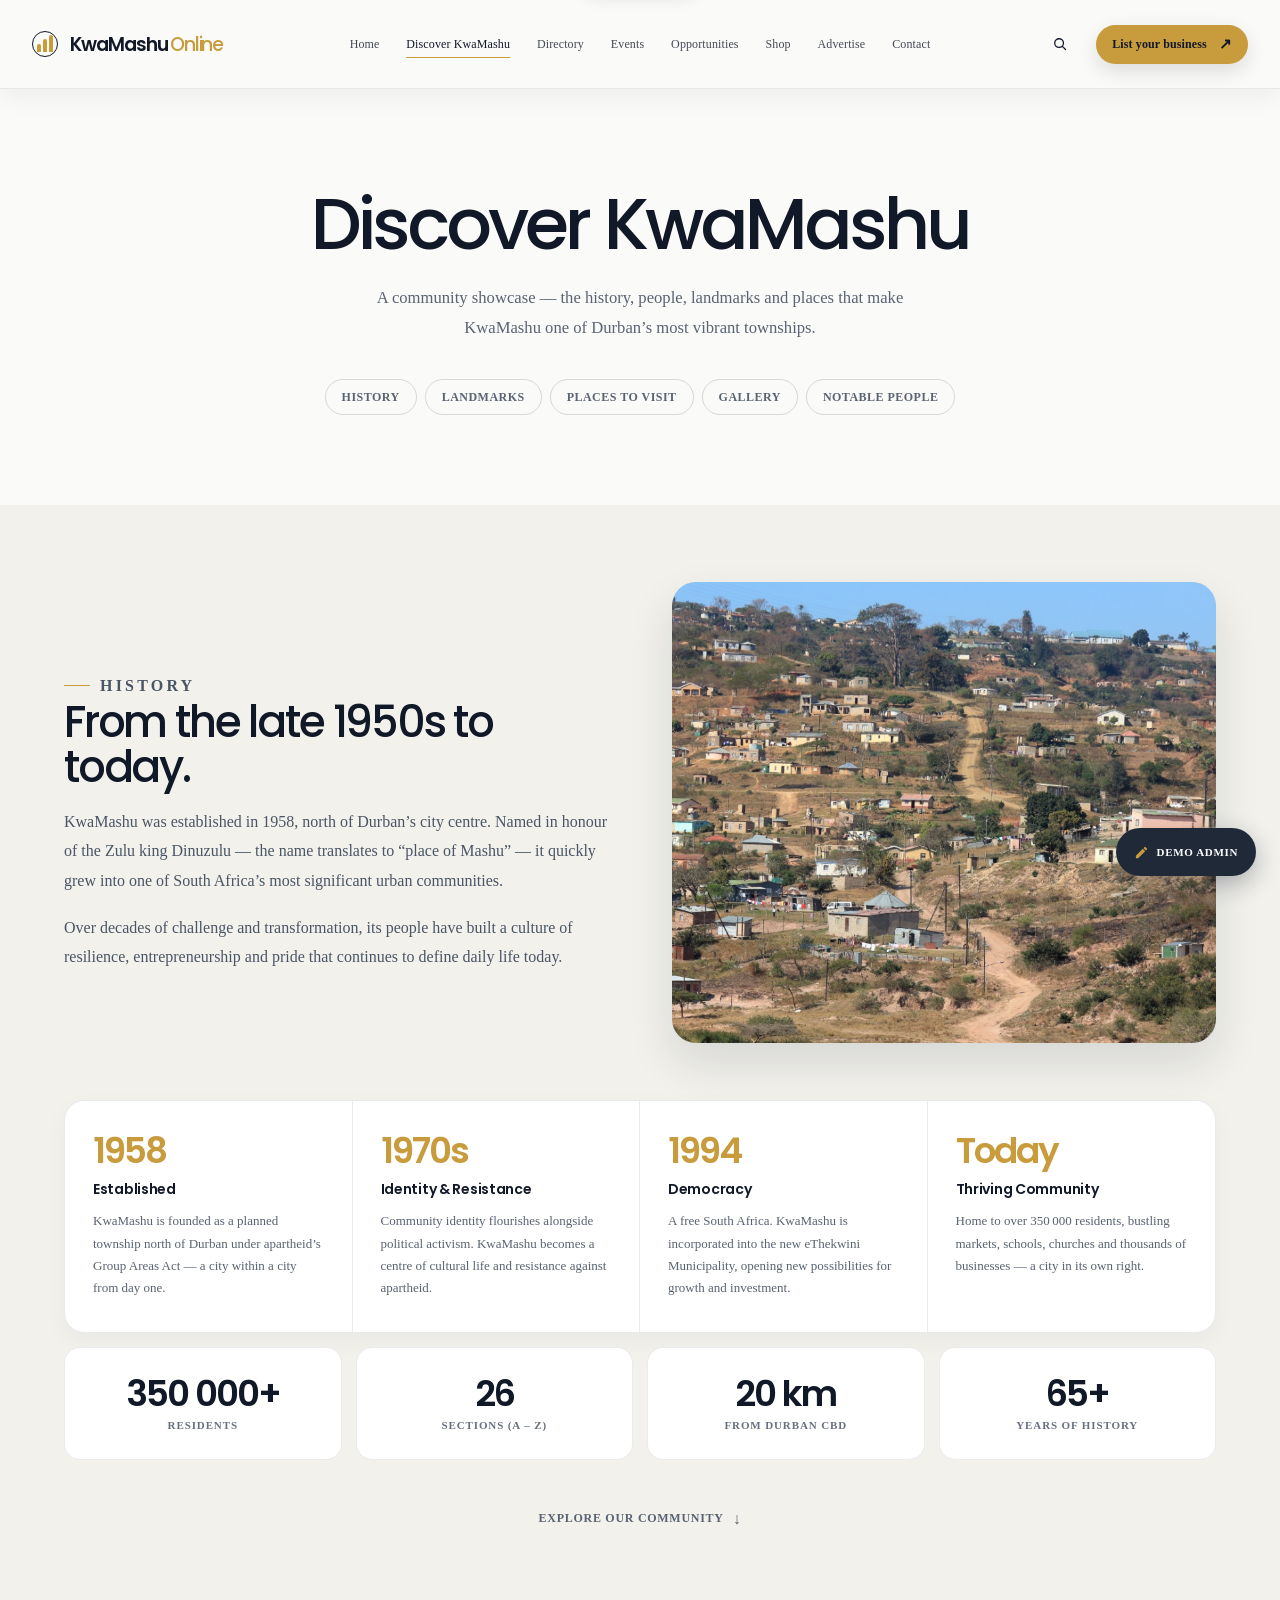
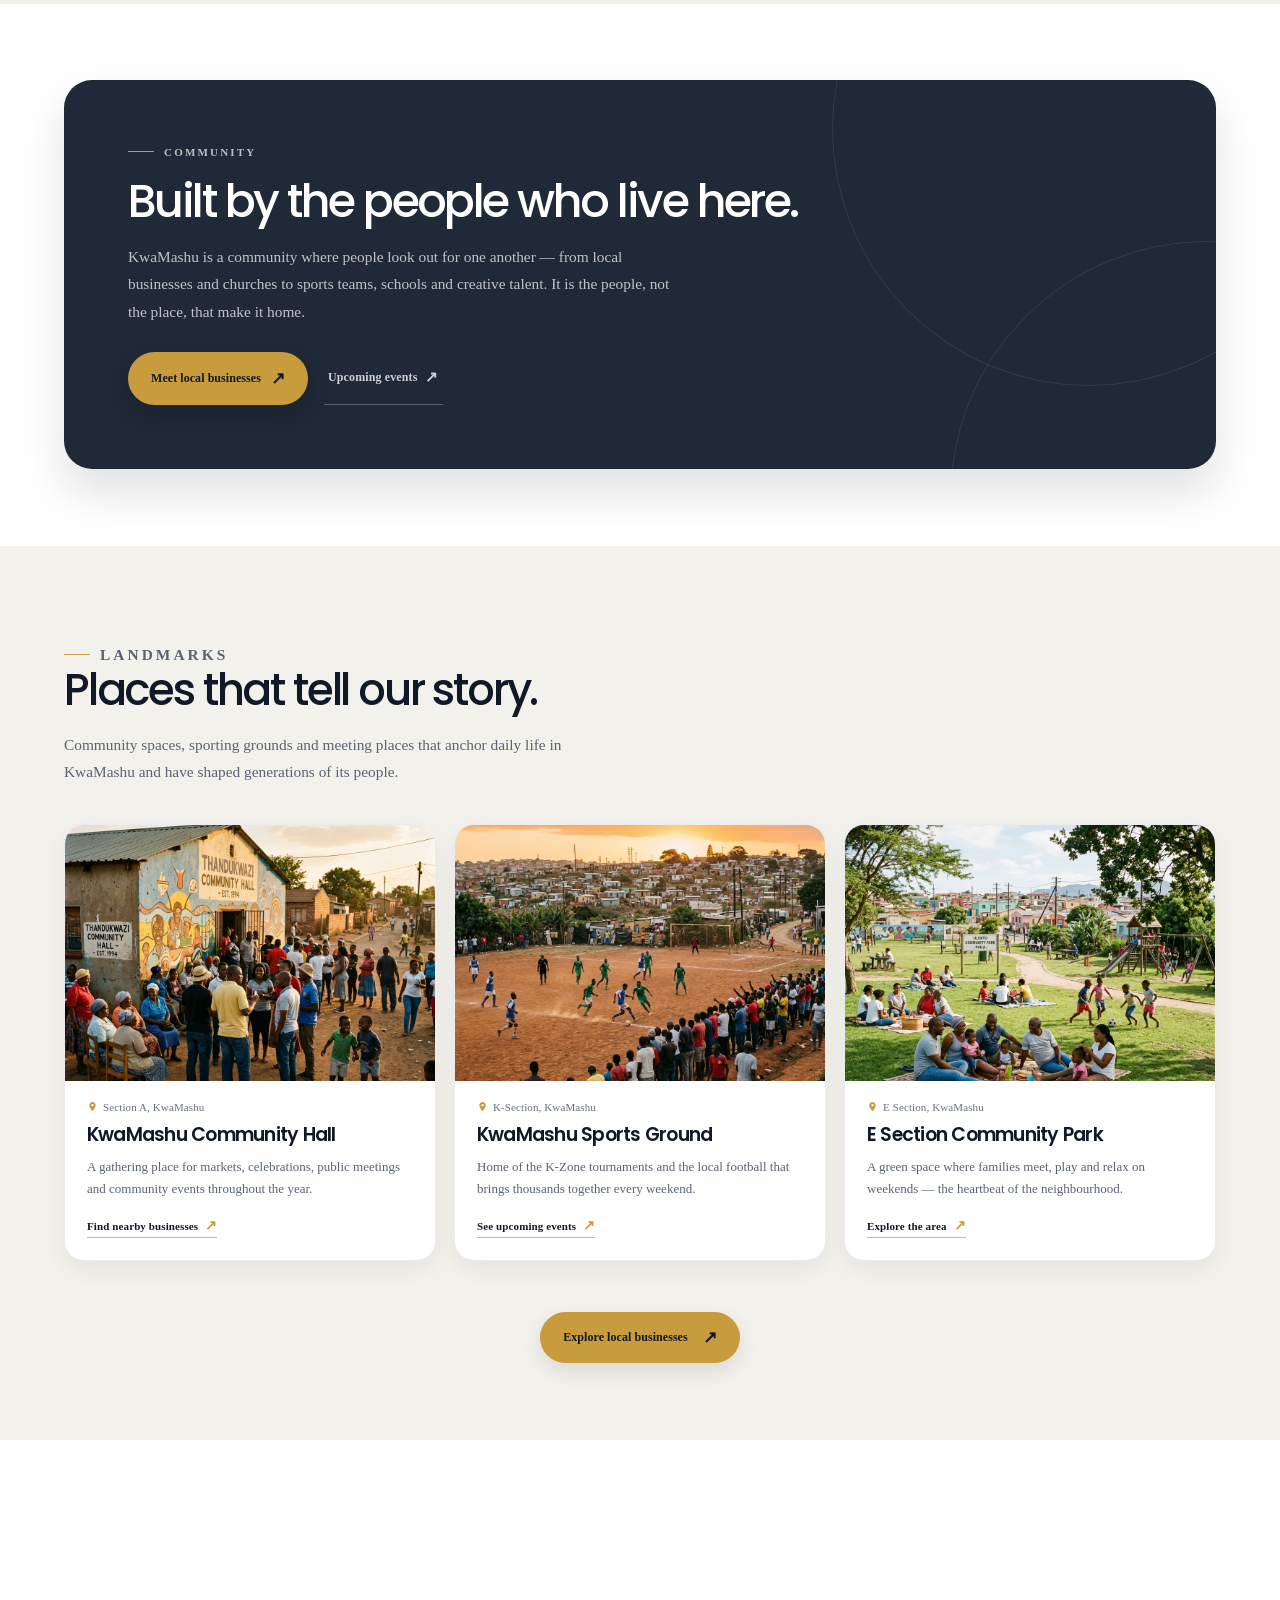
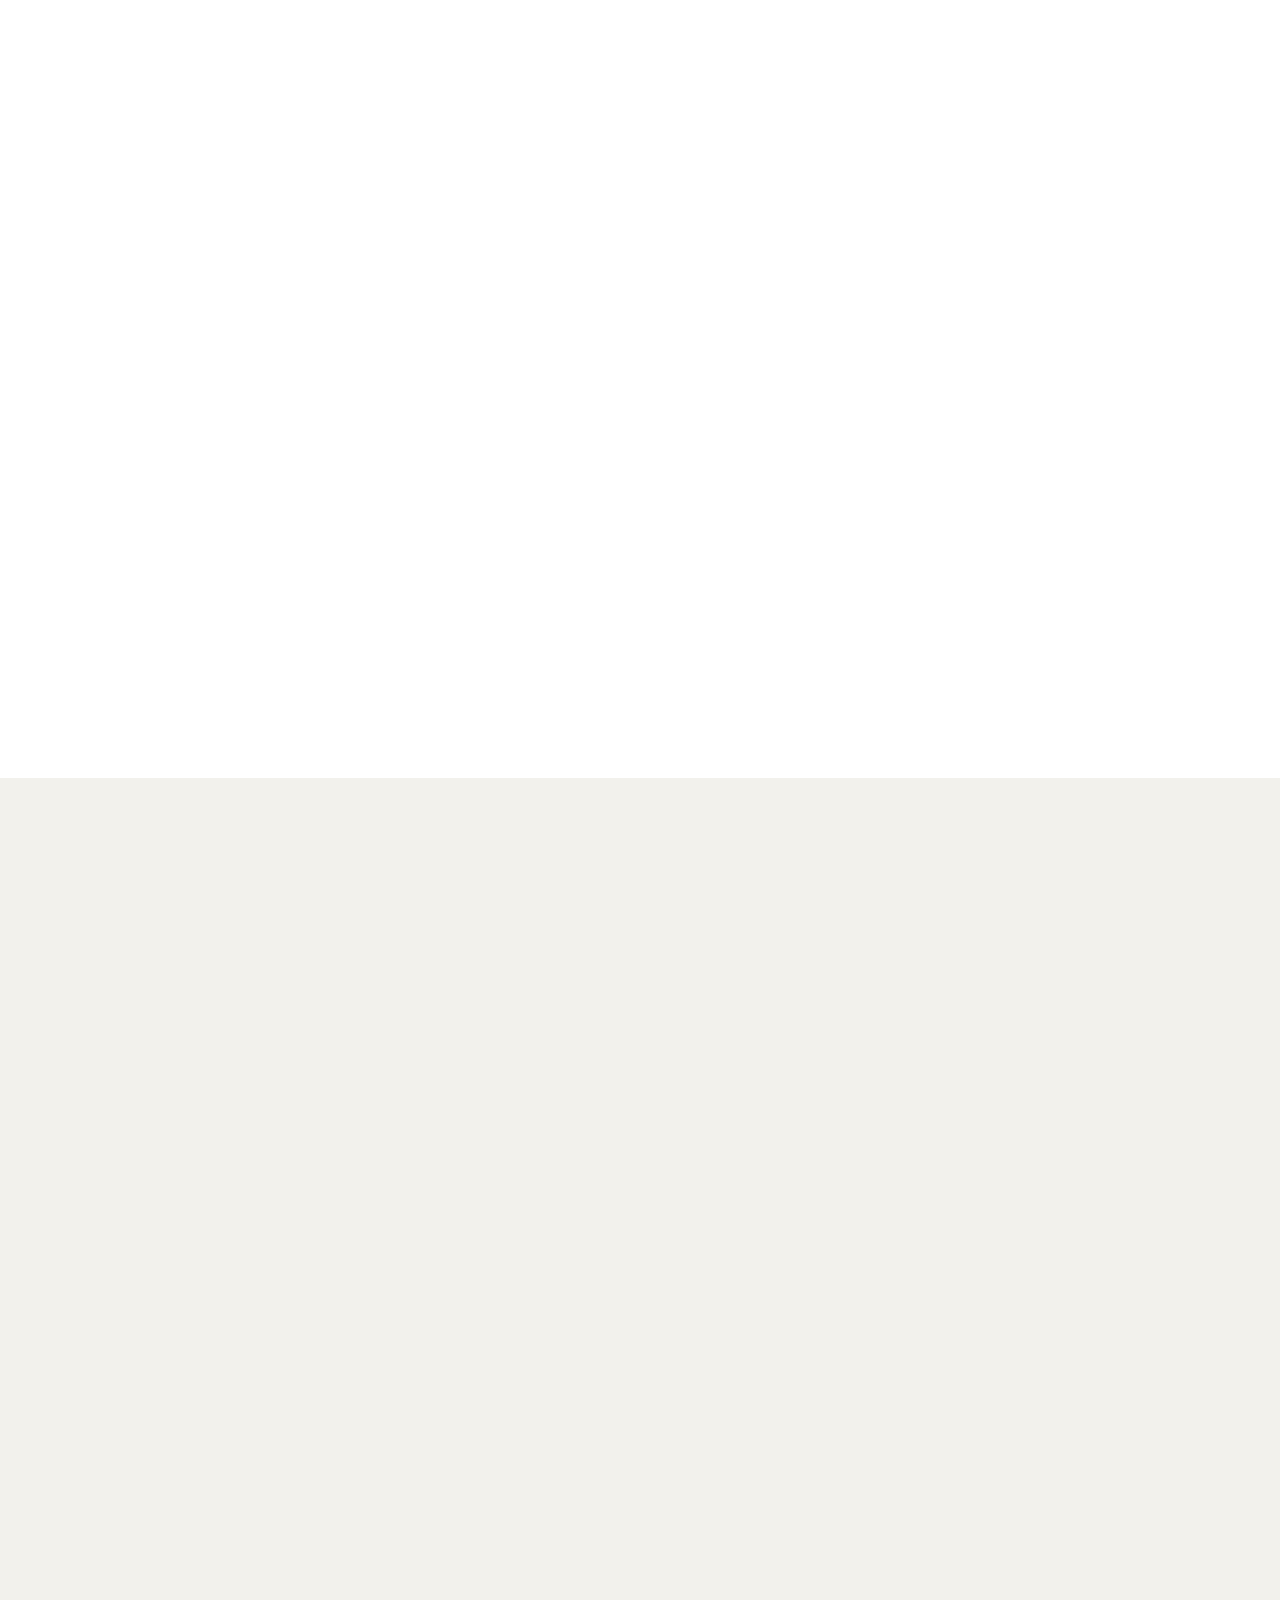
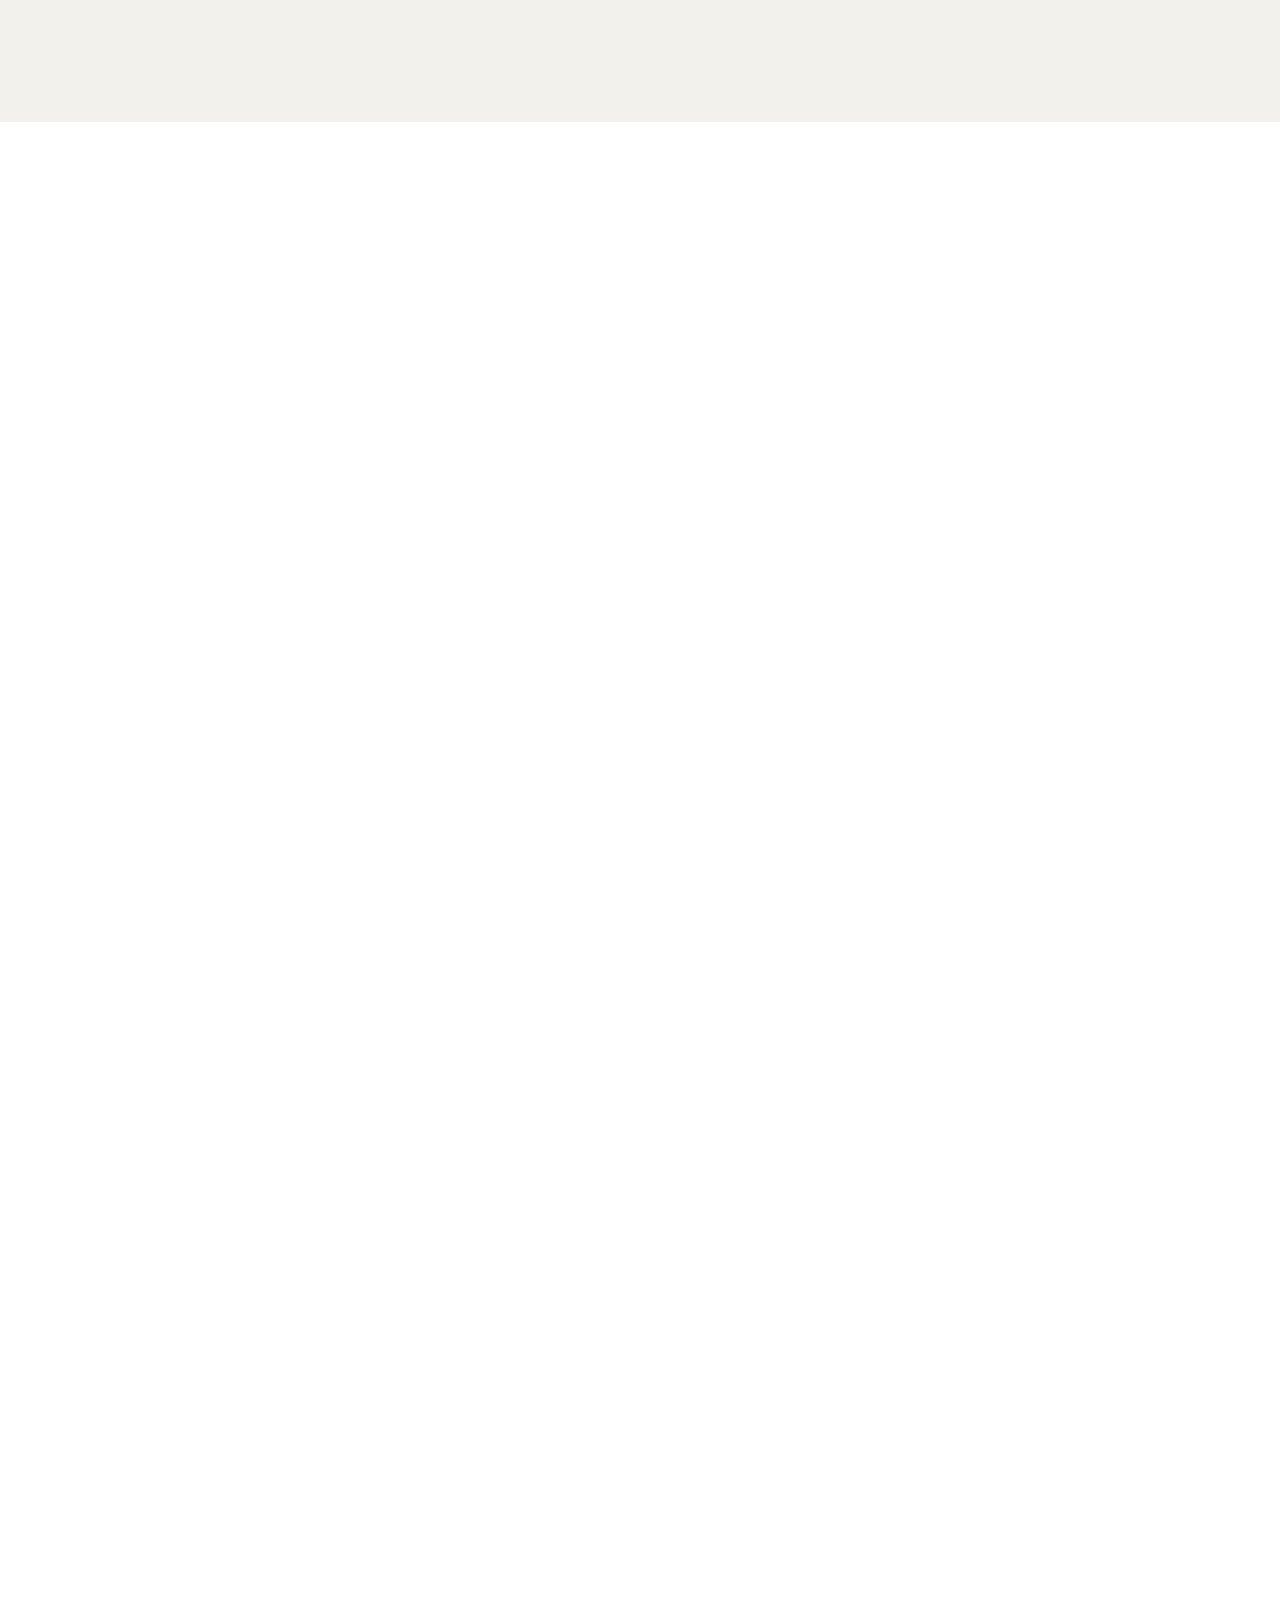
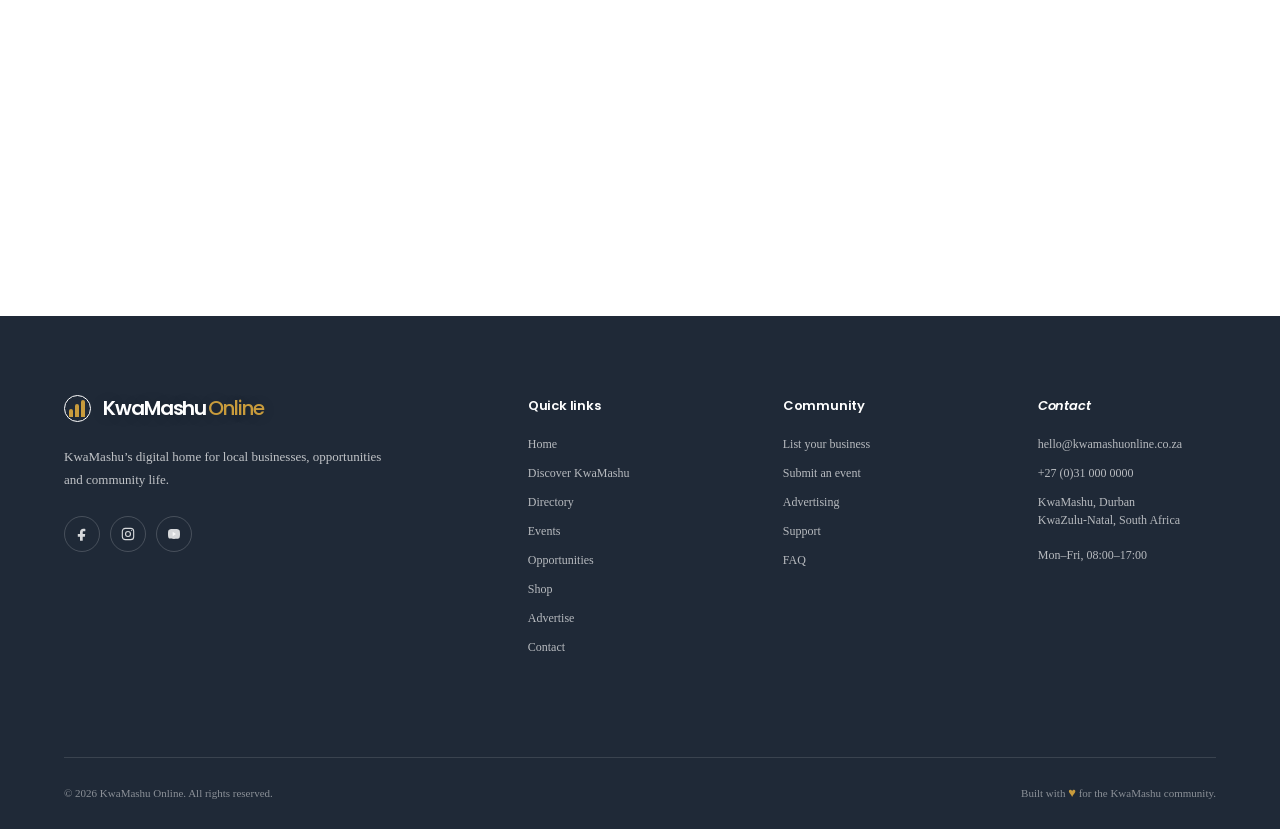
<file: discover.html>
<!DOCTYPE html>
<html lang="en">
<head>
    <meta charset="UTF-8">
    <meta name="viewport" content="width=device-width, initial-scale=1.0">
    <meta name="description" content="Discover the history, community, landmarks and places that make KwaMashu one of Durban's most vibrant townships.">
    <meta name="theme-color" content="#1F2937">
    <title>Discover KwaMashu &mdash; KwaMashu Online</title>
    <link rel="preconnect" href="https://fonts.googleapis.com">
    <link rel="preconnect" href="https://fonts.gstatic.com" crossorigin>
    <link href="https://fonts.googleapis.com/css2?family=Inter:wght@400;500;600&family=Poppins:wght@400;500;600;700&display=swap" rel="stylesheet">
    <link rel="stylesheet" href="css/styles.css">
    <link rel="stylesheet" href="css/discover.css">
</head>
<body class="discover-page">
    <a class="skip-link" href="#main-content">Skip to content</a>

    <header class="site-header" id="site-header">
        <div class="nav-shell">
            <a class="brand" href="index.html#home" aria-label="KwaMashu Online home">
                <span class="brand-mark" aria-hidden="true"><span></span><span></span><span></span></span>
                <span class="brand-name">KwaMashu<span>Online</span></span>
            </a>

            <nav class="desktop-nav" aria-label="Primary navigation">
                <a href="index.html#home">Home</a>
                <a class="is-active" href="discover.html" aria-current="page">Discover KwaMashu</a>
                <a href="directory.html">Directory</a>
                <a href="index.html#events">Events</a>
                <a href="index.html#opportunities">Opportunities</a>
                <a href="/shop">Shop</a>
                <a href="index.html#advertise">Advertise</a>
                <a href="#contact">Contact</a>
            </nav>

            <div class="nav-actions">
                <a class="search-button" href="directory.html" aria-label="Search the KwaMashu business directory">
                    <svg viewBox="0 0 24 24" aria-hidden="true"><circle cx="10.8" cy="10.8" r="5.8"></circle><path d="m15.2 15.2 4.2 4.2"></path></svg>
                </a>
                <a class="nav-cta" href="index.html#advertise">List your business <span class="nav-arrow" aria-hidden="true">&nearr;</span></a>
                <button class="menu-button" id="menu-button" type="button" aria-expanded="false" aria-controls="mobile-nav">
                    <span class="sr-only">Open navigation menu</span>
                    <span></span><span></span>
                </button>
            </div>
        </div>

        <nav class="mobile-nav" id="mobile-nav" aria-label="Mobile navigation" hidden>
            <a href="index.html#home">Home</a>
            <a class="is-active" href="discover.html" aria-current="page">Discover KwaMashu</a>
            <a href="directory.html">Directory</a>
            <a href="index.html#events">Events</a>
            <a href="index.html#opportunities">Opportunities</a>
            <a href="/shop">Shop</a>
            <a href="index.html#advertise">Advertise</a>
            <a href="#contact">Contact</a>
            <a class="mobile-cta" href="index.html#advertise">List your business <span class="nav-arrow" aria-hidden="true">&nearr;</span></a>
        </nav>
    </header>

    <main id="main-content" tabindex="-1">

        <!-- ============================================================
             HERO
        ============================================================ -->
        <section class="discover-hero" aria-labelledby="discover-title">
            <div class="discover-hero-inner">
                <h1 id="discover-title">Discover KwaMashu</h1>
                <p>A community showcase &mdash; the history, people, landmarks and places that make KwaMashu one of Durban&rsquo;s most vibrant townships.</p>
                <nav class="discover-hero-nav" aria-label="Page sections">
                    <a href="#history">History</a>
                    <a href="#landmarks">Landmarks</a>
                    <a href="#places">Places to Visit</a>
                    <a href="#gallery">Gallery</a>
                    <a href="#notable-people">Notable People</a>
                </nav>
            </div>
        </section>

        <!-- ============================================================
             HISTORY
        ============================================================ -->
        <section class="discover-section discover-section--tint" id="history" aria-labelledby="history-title">

            <div class="discover-split">
                <div class="discover-split-copy reveal-on-scroll">
                    <p class="section-kicker"><span></span>History</p>
                    <h2 id="history-title">From the late 1950s to today.</h2>
                    <p>KwaMashu was established in 1958, north of Durban&rsquo;s city centre. Named in honour of the Zulu king Dinuzulu &mdash; the name translates to &ldquo;place of Mashu&rdquo; &mdash; it quickly grew into one of South Africa&rsquo;s most significant urban communities.</p>
                    <p>Over decades of challenge and transformation, its people have built a culture of resilience, entrepreneurship and pride that continues to define daily life today.</p>
                </div>

                <div class="discover-media reveal-on-scroll">
                    <img src="inanda-1.jpg" alt="KwaMashu and its surroundings viewed from the hills" loading="lazy" decoding="async">
                </div>
            </div>

            <div class="discover-content-width">

                <!-- Timeline -->
                <div class="discover-timeline reveal-on-scroll" aria-label="KwaMashu history timeline">
                    <div class="discover-timeline-item">
                        <span class="discover-timeline-year">1958</span>
                        <h3>Established</h3>
                        <p>KwaMashu is founded as a planned township north of Durban under apartheid&rsquo;s Group Areas Act &mdash; a city within a city from day one.</p>
                    </div>
                    <div class="discover-timeline-item">
                        <span class="discover-timeline-year">1970s</span>
                        <h3>Identity &amp; Resistance</h3>
                        <p>Community identity flourishes alongside political activism. KwaMashu becomes a centre of cultural life and resistance against apartheid.</p>
                    </div>
                    <div class="discover-timeline-item">
                        <span class="discover-timeline-year">1994</span>
                        <h3>Democracy</h3>
                        <p>A free South Africa. KwaMashu is incorporated into the new eThekwini Municipality, opening new possibilities for growth and investment.</p>
                    </div>
                    <div class="discover-timeline-item">
                        <span class="discover-timeline-year">Today</span>
                        <h3>Thriving Community</h3>
                        <p>Home to over 350&thinsp;000 residents, bustling markets, schools, churches and thousands of businesses &mdash; a city in its own right.</p>
                    </div>
                </div>

                <!-- Callout: Quick facts -->
                <div class="discover-facts reveal-on-scroll" aria-label="KwaMashu at a glance">
                    <div class="discover-fact">
                        <strong>350 000+</strong>
                        <span>Residents</span>
                    </div>
                    <div class="discover-fact">
                        <strong>26</strong>
                        <span>Sections (A &ndash; Z)</span>
                    </div>
                    <div class="discover-fact">
                        <strong>20 km</strong>
                        <span>From Durban CBD</span>
                    </div>
                    <div class="discover-fact">
                        <strong>65+</strong>
                        <span>Years of history</span>
                    </div>
                </div>

                <!-- Section CTA -->
                <div class="discover-section-cta reveal-on-scroll">
                    <a class="discover-text-link" href="#community">Explore our community <span aria-hidden="true">&darr;</span></a>
                </div>

            </div>
        </section>

        <!-- ============================================================
             COMMUNITY
        ============================================================ -->
        <section class="discover-section" id="community" aria-labelledby="community-title">
            <div class="discover-panel reveal-on-scroll">
                <p class="section-kicker"><span></span>Community</p>
                <h2 id="community-title">Built by the people who live here.</h2>
                <p>KwaMashu is a community where people look out for one another &mdash; from local businesses and churches to sports teams, schools and creative talent. It is the people, not the place, that make it home.</p>
                <div class="discover-panel-actions">
                    <a class="discover-panel-button" href="directory.html">Meet local businesses <span aria-hidden="true">&nearr;</span></a>
                    <a class="discover-panel-link" href="index.html#events">Upcoming events <span aria-hidden="true">&nearr;</span></a>
                </div>
            </div>
        </section>

        <!-- ============================================================
             LANDMARKS
        ============================================================ -->
        <section class="discover-section discover-section--tint" id="landmarks" aria-labelledby="landmarks-title">
            <div class="discover-content-width">

                <div class="discover-intro reveal-on-scroll">
                    <p class="section-kicker"><span></span>Landmarks</p>
                    <h2 id="landmarks-title">Places that tell our story.</h2>
                    <p>Community spaces, sporting grounds and meeting places that anchor daily life in KwaMashu and have shaped generations of its people.</p>
                </div>

                <div class="discover-image-grid">
                    <article class="discover-image-card reveal-on-scroll">
                        <div class="discover-image-card-media">
                            <img src="km_hall.png" alt="KwaMashu Community Hall with people gathered outside" loading="lazy" decoding="async">
                        </div>
                        <div class="discover-image-card-content">
                            <p class="discover-image-card-meta">
                                <svg viewBox="0 0 24 24" aria-hidden="true" focusable="false"><path d="M12 2C8.13 2 5 5.13 5 9c0 5.25 7 13 7 13s7-7.75 7-13c0-3.87-3.13-7-7-7Zm0 9.5A2.5 2.5 0 1 1 12 6.5a2.5 2.5 0 0 1 0 5Z"/></svg>
                                Section A, KwaMashu
                            </p>
                            <h3>KwaMashu Community Hall</h3>
                            <p>A gathering place for markets, celebrations, public meetings and community events throughout the year.</p>
                            <a class="discover-card-link" href="directory.html">Find nearby businesses <span aria-hidden="true">&nearr;</span></a>
                        </div>
                    </article>

                    <article class="discover-image-card reveal-on-scroll">
                        <div class="discover-image-card-media">
                            <img src="km_sports.png" alt="KwaMashu Sports Ground during a community football match at golden hour" loading="lazy" decoding="async">
                        </div>
                        <div class="discover-image-card-content">
                            <p class="discover-image-card-meta">
                                <svg viewBox="0 0 24 24" aria-hidden="true" focusable="false"><path d="M12 2C8.13 2 5 5.13 5 9c0 5.25 7 13 7 13s7-7.75 7-13c0-3.87-3.13-7-7-7Zm0 9.5A2.5 2.5 0 1 1 12 6.5a2.5 2.5 0 0 1 0 5Z"/></svg>
                                K-Section, KwaMashu
                            </p>
                            <h3>KwaMashu Sports Ground</h3>
                            <p>Home of the K-Zone tournaments and the local football that brings thousands together every weekend.</p>
                            <a class="discover-card-link" href="index.html#events">See upcoming events <span aria-hidden="true">&nearr;</span></a>
                        </div>
                    </article>

                    <article class="discover-image-card reveal-on-scroll">
                        <div class="discover-image-card-media">
                            <img src="km_park.png" alt="E Section Community Park with families relaxing on the grass" loading="lazy" decoding="async">
                        </div>
                        <div class="discover-image-card-content">
                            <p class="discover-image-card-meta">
                                <svg viewBox="0 0 24 24" aria-hidden="true" focusable="false"><path d="M12 2C8.13 2 5 5.13 5 9c0 5.25 7 13 7 13s7-7.75 7-13c0-3.87-3.13-7-7-7Zm0 9.5A2.5 2.5 0 1 1 12 6.5a2.5 2.5 0 0 1 0 5Z"/></svg>
                                E Section, KwaMashu
                            </p>
                            <h3>E Section Community Park</h3>
                            <p>A green space where families meet, play and relax on weekends &mdash; the heartbeat of the neighbourhood.</p>
                            <a class="discover-card-link" href="directory.html">Explore the area <span aria-hidden="true">&nearr;</span></a>
                        </div>
                    </article>
                </div>

                <div class="discover-section-cta reveal-on-scroll">
                    <a class="button button-primary" href="directory.html">Explore local businesses <span class="button-arrow" aria-hidden="true">&nearr;</span></a>
                </div>

            </div>
        </section>

        <!-- ============================================================
             PLACES TO VISIT
        ============================================================ -->
        <section class="discover-section" id="places" aria-labelledby="places-title">
            <div class="discover-content-width">

                <div class="discover-intro reveal-on-scroll">
                    <p class="section-kicker"><span></span>Places worth visiting</p>
                    <h2 id="places-title">A little further, still home.</h2>
                    <p>Beyond the township boundaries lie some of KwaZulu-Natal&rsquo;s most historically rich and scenically beautiful spots &mdash; all within easy reach of KwaMashu.</p>
                </div>

                <div class="discover-image-grid">
                    <article class="discover-image-card reveal-on-scroll">
                        <div class="discover-image-card-media">
                            <img src="km_market.png" alt="Vibrant weekend market with colourful stalls and local vendors" loading="lazy" decoding="async">
                        </div>
                        <div class="discover-image-card-content">
                            <p class="discover-image-card-meta">
                                <svg viewBox="0 0 24 24" aria-hidden="true" focusable="false"><path d="M12 2C8.13 2 5 5.13 5 9c0 5.25 7 13 7 13s7-7.75 7-13c0-3.87-3.13-7-7-7Zm0 9.5A2.5 2.5 0 1 1 12 6.5a2.5 2.5 0 0 1 0 5Z"/></svg>
                                Multiple locations
                            </p>
                            <h3>Weekend Markets</h3>
                            <p>Vibrant open-air markets for fresh produce, handmade crafts, traditional food and a taste of real township life. The best way to spend a Saturday morning.</p>
                            <a class="discover-card-link" href="directory.html">Find vendors &amp; traders <span aria-hidden="true">&nearr;</span></a>
                        </div>
                    </article>

                    <article class="discover-image-card reveal-on-scroll">
                        <div class="discover-image-card-media">
                            <img src="KwaMashu-01.webp" alt="The Inanda Heritage Route with its rich historical landscape" loading="lazy" decoding="async">
                        </div>
                        <div class="discover-image-card-content">
                            <p class="discover-image-card-meta">
                                <svg viewBox="0 0 24 24" aria-hidden="true" focusable="false"><path d="M12 2C8.13 2 5 5.13 5 9c0 5.25 7 13 7 13s7-7.75 7-13c0-3.87-3.13-7-7-7Zm0 9.5A2.5 2.5 0 1 1 12 6.5a2.5 2.5 0 0 1 0 5Z"/></svg>
                                Inanda, adjacent to KwaMashu
                            </p>
                            <h3>Inanda Heritage Route</h3>
                            <p>Neighbouring Inanda is home to the Phoenix Settlement where Gandhi lived, the John Dube House and the Ohlange Institute &mdash; a UNESCO-recognised heritage trail on our doorstep.</p>
                            <a class="discover-card-link" href="directory.html">Discover more <span aria-hidden="true">&nearr;</span></a>
                        </div>
                    </article>

                    <article class="discover-image-card reveal-on-scroll">
                        <div class="discover-image-card-media">
                            <img src="km_landscape.png" alt="Rolling hills and valleys surrounding KwaMashu township" loading="lazy" decoding="async">
                        </div>
                        <div class="discover-image-card-content">
                            <p class="discover-image-card-meta">
                                <svg viewBox="0 0 24 24" aria-hidden="true" focusable="false"><path d="M12 2C8.13 2 5 5.13 5 9c0 5.25 7 13 7 13s7-7.75 7-13c0-3.87-3.13-7-7-7Zm0 9.5A2.5 2.5 0 1 1 12 6.5a2.5 2.5 0 0 1 0 5Z"/></svg>
                                Surrounding KwaMashu
                            </p>
                            <h3>The Surrounding Valleys</h3>
                            <p>The lush hills and valleys that frame KwaMashu offer scenic walks, panoramic views and a sense of just how beautiful this corner of KwaZulu-Natal truly is.</p>
                            <a class="discover-card-link" href="directory.html">Plan your visit <span aria-hidden="true">&nearr;</span></a>
                        </div>
                    </article>
                </div>

                <div class="discover-section-cta reveal-on-scroll">
                    <a class="button button-primary" href="index.html#events">View upcoming events <span class="button-arrow" aria-hidden="true">&nearr;</span></a>
                </div>

            </div>
        </section>

        <!-- ============================================================
             GALLERY
        ============================================================ -->
        <section class="discover-section discover-section--tint" id="gallery" aria-labelledby="gallery-title">
            <div class="discover-content-width">

                <div class="discover-intro reveal-on-scroll">
                    <p class="section-kicker"><span></span>Gallery</p>
                    <h2 id="gallery-title">Life around KwaMashu.</h2>
                    <p>A snapshot of everyday life &mdash; the scenes, spaces and moments that make KwaMashu unmistakable.</p>
                </div>

                <div class="discover-gallery reveal-on-scroll" role="list" aria-label="Photo gallery">
                    <figure class="discover-gallery-item discover-gallery-item--feature" role="listitem">
                        <img src="KwaMashu-01.webp" alt="KwaMashu community scenery looking across the township" loading="lazy" decoding="async">
                        <figcaption class="discover-gallery-caption">KwaMashu from above</figcaption>
                    </figure>
                    <figure class="discover-gallery-item" role="listitem">
                        <img src="km_market.png" alt="Busy weekend market stalls in KwaMashu" loading="lazy" decoding="async">
                        <figcaption class="discover-gallery-caption">Weekend Market</figcaption>
                    </figure>
                    <figure class="discover-gallery-item" role="listitem">
                        <img src="km_sports.png" alt="Community football match at KwaMashu Sports Ground" loading="lazy" decoding="async">
                        <figcaption class="discover-gallery-caption">Community Football</figcaption>
                    </figure>
                    <figure class="discover-gallery-item" role="listitem">
                        <img src="inanda-1.jpg" alt="The surrounding hillside landscape of KwaMashu and Inanda" loading="lazy" decoding="async">
                        <figcaption class="discover-gallery-caption">KwaMashu &amp; Inanda Hills</figcaption>
                    </figure>
                    <figure class="discover-gallery-item" role="listitem">
                        <img src="km_landscape.png" alt="Rolling valleys and hills beyond the township" loading="lazy" decoding="async">
                        <figcaption class="discover-gallery-caption">The Surrounding Valleys</figcaption>
                    </figure>
                </div>

                <div class="discover-section-cta reveal-on-scroll">
                    <a class="button button-primary" href="directory.html">View the directory <span class="button-arrow" aria-hidden="true">&nearr;</span></a>
                </div>

            </div>
        </section>

        <!-- ============================================================
             NOTABLE PEOPLE
        ============================================================ -->
        <section class="discover-section" id="notable-people" aria-labelledby="people-title">
            <div class="discover-content-width">

                <div class="discover-intro reveal-on-scroll">
                    <p class="section-kicker"><span></span>Community</p>
                    <h2 id="people-title">Notable People</h2>
                    <p>Celebrate the individuals whose achievements, leadership and talent have helped shape the story of KwaMashu.</p>
                </div>

                <!-- Search -->
                <div class="people-controls reveal-on-scroll">
                    <div class="people-search-wrap">
                        <svg class="people-search-icon" viewBox="0 0 24 24" aria-hidden="true" focusable="false"><circle cx="10.8" cy="10.8" r="5.8"></circle><path d="m15.2 15.2 4.2 4.2"></path></svg>
                        <input
                            type="search"
                            id="people-search"
                            class="people-search"
                            placeholder="Search by name or occupation&hellip;"
                            autocomplete="off"
                            aria-label="Search notable people by name or occupation"
                        >
                    </div>

                    <!-- Filters -->
                    <div class="people-filters" role="group" aria-label="Filter notable people">
                        <select id="filter-section" class="people-filter" data-filter="section" aria-label="Filter by KwaMashu section">
                            <option value="">All Sections</option>
                            <option value="A">Section A</option>
                            <option value="B">Section B</option>
                            <option value="C">Section C</option>
                            <option value="D">Section D</option>
                            <option value="E">Section E</option>
                            <option value="F">Section F</option>
                            <option value="G">Section G</option>
                            <option value="H">Section H</option>
                            <option value="I">Section I</option>
                            <option value="J">Section J</option>
                            <option value="K">Section K</option>
                        </select>
                        <select id="filter-occupation" class="people-filter" data-filter="occupation" aria-label="Filter by occupation">
                            <option value="">All Occupations</option>
                        </select>
                        <select id="filter-status" class="people-filter" data-filter="status" aria-label="Filter by living or deceased">
                            <option value="">Living &amp; Deceased</option>
                            <option value="living">Living</option>
                            <option value="deceased">Deceased</option>
                        </select>
                        <select id="filter-decade" class="people-filter" data-filter="decade" aria-label="Filter by birth decade">
                            <option value="">All Decades</option>
                        </select>
                        <select id="filter-featured" class="people-filter" data-filter="featured" aria-label="Show featured people only">
                            <option value="">All People</option>
                            <option value="featured">Featured Only</option>
                        </select>
                    </div>
                </div>

                <!-- Results count -->
                <p class="people-results-count" id="people-results-count" aria-live="polite" aria-atomic="true"></p>

                <!-- Cards grid (populated by JS) -->
                <div class="people-grid" id="people-grid" role="list" aria-label="Notable people of KwaMashu"></div>

                <!-- Empty state -->
                <div class="people-empty" id="people-empty" hidden>
                    <p><strong>No results found.</strong><br>Try adjusting your search or clearing the filters.</p>
                </div>

                <!-- View More / Show Less -->
                <div class="discover-section-cta" id="people-view-more-wrap" hidden>
                    <button class="button button-primary" id="people-view-more" type="button">
                        View All Notable People <span class="button-arrow" aria-hidden="true">&rarr;</span>
                    </button>
                </div>

            </div>
        </section>

    </main>

    <footer class="site-footer" id="contact">
        <div class="footer-inner">
            <div class="footer-grid">
                <div class="footer-brand-column">
                    <a class="brand" href="index.html#home" aria-label="KwaMashu Online home">
                        <span class="brand-mark" aria-hidden="true"><span></span><span></span><span></span></span>
                        <span class="brand-name">KwaMashu<span>Online</span></span>
                    </a>
                    <p>KwaMashu&rsquo;s digital home for local businesses, opportunities and community life.</p>
                    <div class="social-links" aria-label="Social media links">
                        <a href="https://www.facebook.com/" target="_blank" rel="noopener noreferrer" aria-label="Facebook">
                            <svg viewBox="0 0 24 24" aria-hidden="true"><path d="M14.5 8H17V4.4c-.4-.1-1.6-.2-3-.2-3 0-5 1.8-5 5.2V12H5.7v4.1H9V22h4.1v-5.9h3.2l.5-4.1h-3.7V9.8c0-1.2.3-1.8 1.4-1.8Z"></path></svg>
                        </a>
                        <a href="https://www.instagram.com/" target="_blank" rel="noopener noreferrer" aria-label="Instagram">
                            <svg viewBox="0 0 24 24" aria-hidden="true"><rect x="3.5" y="3.5" width="17" height="17" rx="4.5"></rect><circle cx="12" cy="12" r="3.7"></circle><circle cx="17.4" cy="6.8" r=".8" class="social-dot"></circle></svg>
                        </a>
                        <a href="https://www.youtube.com/" target="_blank" rel="noopener noreferrer" aria-label="YouTube">
                            <svg viewBox="0 0 24 24" aria-hidden="true"><path d="M21 12c0 2.6-.3 4.3-.6 5.2a2.7 2.7 0 0 1-1.7 1.7c-1 .3-3 .6-6.7.6s-5.7-.3-6.7-.6a2.7 2.7 0 0 1-1.7-1.7C3.3 16.3 3 14.6 3 12s.3-4.3.6-5.2a2.7 2.7 0 0 1 1.7-1.7c1-.3 3-.6 6.7-.6s5.7.3 6.7.6a2.7 2.7 0 0 1 1.7 1.7c.3.9.6 2.6.6 5.2Z"></path><path d="m10 8.7 5 3.3-5 3.3V8.7Z" class="social-play"></path></svg>
                        </a>
                    </div>
                </div>

                <nav class="footer-links" aria-labelledby="quick-links-title">
                    <h2 id="quick-links-title">Quick links</h2>
                    <a href="index.html#home">Home</a><a class="is-active" href="discover.html" aria-current="page">Discover KwaMashu</a><a href="directory.html">Directory</a><a href="index.html#events">Events</a><a href="index.html#opportunities">Opportunities</a><a href="/shop">Shop</a><a href="index.html#advertise">Advertise</a><a href="#contact">Contact</a>
                </nav>

                <nav class="footer-links" aria-labelledby="community-links-title">
                    <h2 id="community-links-title">Community</h2>
                    <a href="index.html#advertise">List your business</a><a href="/events/submit">Submit an event</a><a href="index.html#advertise">Advertising</a><a href="/support">Support</a><a href="/faq">FAQ</a>
                </nav>

                <address class="footer-contact">
                    <h2>Contact</h2>
                    <a href="mailto:hello@kwamashuonline.co.za">hello@kwamashuonline.co.za</a>
                    <a href="tel:+27310000000">+27 (0)31 000 0000</a>
                    <p>KwaMashu, Durban<br>KwaZulu-Natal, South Africa</p>
                    <p>Mon&ndash;Fri, 08:00&ndash;17:00</p>
                </address>
            </div>
            <div class="footer-bottom"><p>&copy; 2026 KwaMashu Online. All rights reserved.</p><p>Built with <span aria-label="love">&hearts;</span> for the KwaMashu community.</p></div>
        </div>
    </footer>

    <noscript>
        <style>@media (max-width: 980px) { .menu-button { display: none !important; } .mobile-nav[hidden] { display: flex !important; flex-direction: column; } }</style>
    </noscript>
    <script src="js/app.js"></script>
    <script src="js/discover-storage.js"></script>
    <script src="js/discover-render.js"></script>
    <script src="js/discover-admin.js"></script>
    <script src="js/discover.js"></script>
</body>
</html>
</file>
<file: css/styles.css>
:root {
    --canvas: #fafaf8;
    --ink: #111827;
    --charcoal: #1f2937;
    --gold: #c89b3c;
    --white: #fff;
    --nav-height: 88px;
    --section-space: clamp(64px, 6vw, 92px);
}

* { box-sizing: border-box; }

html { scroll-behavior: smooth; }

body { margin: 0; }

a { color: inherit; text-decoration: none; }

button { font: inherit; }

a:focus-visible, button:focus-visible {
    outline: 2px solid var(--gold);
    outline-offset: 4px;
}

.skip-link {
    position: fixed;
    z-index: 100;
    top: 10px;
    left: 50%;
    padding: 12px 17px;
    color: var(--ink);
    font-size: 13px;
    font-weight: 600;
    background: var(--gold);
    border-radius: 999px;
    box-shadow: 0 8px 20px rgba(0, 0, 0, .16);
    transform: translate(-50%, -160%);
    transition: transform 180ms ease;
}

.skip-link:focus { transform: translate(-50%, 0); }

.sr-only {
    position: absolute;
    width: 1px;
    height: 1px;
    padding: 0;
    margin: -1px;
    overflow: hidden;
    clip: rect(0, 0, 0, 0);
    white-space: nowrap;
    border: 0;
}

.site-header {
    position: fixed;
    z-index: 50;
    top: 0;
    left: 0;
    width: 100%;
    color: var(--white);
    background: rgba(17, 24, 39, .18);
    border-bottom: 1px solid rgba(255, 255, 255, .13);
    backdrop-filter: blur(18px) saturate(125%);
    -webkit-backdrop-filter: blur(18px) saturate(125%);
    animation: nav-arrive 750ms cubic-bezier(.2, .7, .2, 1) 300ms both;
    transition: background-color 420ms ease, border-color 420ms ease, box-shadow 420ms ease, color 420ms ease;
}

.site-header.is-scrolled {
    color: var(--ink);
    background: var(--canvas);
    border-color: rgba(17, 24, 39, .08);
    box-shadow: 0 7px 24px rgba(17, 24, 39, .08);
}

.nav-shell {
    display: grid;
    grid-template-columns: 1fr auto 1fr;
    align-items: center;
    width: min(100% - 64px, 1432px);
    height: var(--nav-height);
    margin: 0 auto;
}

.brand {
    display: inline-flex;
    align-items: center;
    gap: 12px;
    width: fit-content;
    font-family: Poppins, sans-serif;
    font-size: 19px;
    font-weight: 600;
    letter-spacing: -.055em;
    text-shadow: 0 1px 14px rgba(0, 0, 0, .16);
}

.site-header.is-scrolled .brand { text-shadow: none; }

.brand-name span {
    margin-left: 2px;
    color: var(--gold);
    font-weight: 500;
}

.brand-mark {
    position: relative;
    display: flex;
    align-items: flex-end;
    gap: 2px;
    width: 26px;
    height: 26px;
    padding: 4px;
    overflow: hidden;
    border: 1px solid currentColor;
    border-radius: 50%;
}

.brand-mark span {
    display: block;
    width: 4px;
    border-radius: 4px 4px 0 0;
    background: var(--gold);
}

.brand-mark span:nth-child(1) { height: 8px; }
.brand-mark span:nth-child(2) { height: 13px; }
.brand-mark span:nth-child(3) { height: 17px; }

.desktop-nav {
    display: flex;
    align-items: center;
    gap: clamp(20px, 2.1vw, 38px);
    font-size: 12px;
    font-weight: 500;
    letter-spacing: .01em;
}

.desktop-nav a {
    position: relative;
    padding: 8px 0;
    opacity: .88;
    transition: opacity 220ms ease, color 220ms ease;
}

.desktop-nav a::after {
    position: absolute;
    right: 0;
    bottom: 2px;
    left: 0;
    height: 1px;
    content: '';
    background: var(--gold);
    transform: scaleX(0);
    transform-origin: left;
    transition: transform 260ms cubic-bezier(.2, .7, .2, 1);
}

.desktop-nav a:hover, .desktop-nav .is-active { opacity: 1; }
.desktop-nav .is-active::after, .desktop-nav a:hover::after { transform: scaleX(1); }

.nav-actions {
    display: flex;
    align-items: center;
    justify-content: flex-end;
    gap: 20px;
}

.search-button {
    display: grid;
    width: 32px;
    height: 36px;
    padding: 0;
    color: inherit;
    cursor: pointer;
    background: transparent;
    border: 0;
    place-items: center;
}

.search-button svg { width: 18px; fill: none; stroke: currentColor; stroke-width: 1.7; stroke-linecap: round; transition: transform 220ms ease; }
.search-button:hover svg { transform: scale(1.08); }

.nav-cta, .mobile-cta {
    display: inline-flex;
    align-items: center;
    gap: 12px;
    padding: 12px 16px;
    color: var(--ink);
    font-size: 12px;
    font-weight: 600;
    letter-spacing: .01em;
    background: var(--gold);
    border-radius: 999px;
    box-shadow: 0 7px 20px rgba(0, 0, 0, .12);
    transition: background-color 220ms ease, box-shadow 220ms ease, transform 220ms ease;
}

.nav-cta:hover, .mobile-cta:hover { background: #dab25d; box-shadow: 0 11px 24px rgba(0, 0, 0, .18); transform: translateY(-2px); }
.nav-arrow { font-size: 15px; line-height: 0; transition: transform 220ms ease; }
.nav-cta:hover .nav-arrow, .mobile-cta:hover .nav-arrow { transform: translate(2px, -2px); }

.menu-button, .mobile-nav { display: none; }

.hero {
    position: relative;
    display: grid;
    min-height: 540px;
    height: min(82svh, 780px);
    overflow: hidden;
    color: var(--white);
    isolation: isolate;
    background: #27313b url('../inanda-1.jpg') center / cover no-repeat;
    place-items: center;
}

.hero-video, .hero-shade {
    position: absolute;
    z-index: -2;
    inset: 0;
    width: 100%;
    height: 100%;
}

.hero-video {
    object-fit: cover;
    object-position: center 44%;
    opacity: 0;
    filter: saturate(.86) brightness(.84);
    animation: video-in 1200ms ease-out 80ms forwards;
}

.hero-shade {
    z-index: -1;
    background: rgba(12, 20, 31, .60);
}

.hero-content {
    width: min(100% - 48px, 940px);
    margin-top: -6px;
    text-align: center;
}

.eyebrow {
    display: flex;
    align-items: center;
    justify-content: center;
    gap: 10px;
    margin: 0 0 20px;
    color: rgba(255, 255, 255, .86);
    font-size: 10px;
    font-weight: 600;
    letter-spacing: .21em;
    text-transform: uppercase;
}

.eyebrow span { width: 26px; height: 1px; background: var(--gold); }

.hero h1 {
    max-width: 900px;
    margin: 0 auto;
    font-family: Poppins, sans-serif;
    font-size: clamp(52px, 6.2vw, 86px);
    font-weight: 500;
    letter-spacing: -.05em;
    line-height: .94;
}

.hero h1 span { display: block; }

.hero h1 em {
    color: var(--gold);
    font-weight: 400;
    font-style: normal;
}

.hero-copy {
    max-width: 560px;
    margin: 20px auto 0;
    color: rgba(255, 255, 255, .84);
    font-size: clamp(14px, 1.2vw, 16px);
    font-weight: 400;
    line-height: 1.8;
}

.hero-actions { display: flex; justify-content: center; gap: 12px; margin-top: 26px; }

.button {
    display: inline-flex;
    align-items: center;
    justify-content: center;
    gap: 15px;
    min-height: 51px;
    padding: 0 23px;
    font-size: 12px;
    font-weight: 600;
    letter-spacing: .005em;
    border-radius: 999px;
    box-shadow: 0 8px 20px rgba(0, 0, 0, .1);
    transition: background-color 220ms ease, border-color 220ms ease, box-shadow 220ms ease, color 220ms ease, transform 220ms ease;
}

.button:hover { box-shadow: 0 15px 30px rgba(0, 0, 0, .22); transform: translateY(-2px); }
.button-primary { color: var(--ink); background: var(--gold); }
.button-primary:hover { background: #dab25d; }
.button-secondary { color: var(--white); border: 1px solid rgba(255, 255, 255, .54); }
.button-secondary:hover { border-color: var(--white); background: rgba(255, 255, 255, .1); }
.button-arrow { font-size: 17px; line-height: 1; transition: transform 220ms ease; }
.button-primary:hover .button-arrow { transform: translate(3px, -3px); }
.button-secondary:hover .button-arrow { transform: translateX(3px); }

.scroll-cue {
    position: absolute;
    bottom: 26px;
    left: 50%;
    display: flex;
    flex-direction: column;
    align-items: center;
    transform: translateX(-50%);
    animation: cue-in 620ms ease-out 1580ms both;
}

.scroll-mouse {
    display: grid;
    width: 20px;
    height: 31px;
    padding-top: 6px;
    border: 1px solid rgba(255, 255, 255, .66);
    border-radius: 10px;
    justify-items: center;
}

.scroll-mouse i {
    width: 2px;
    height: 5px;
    background: var(--gold);
    border-radius: 2px;
    animation: scroll-dot 2.1s cubic-bezier(.65, 0, .35, 1) infinite;
}

.about {
    padding: var(--section-space) 0;
    color: var(--ink);
    background: var(--canvas);
    scroll-margin-top: 88px;
    content-visibility: auto;
    contain-intrinsic-size: auto 700px;
}

.about-grid {
    display: grid;
    grid-template-columns: minmax(0, 1fr) minmax(0, 1fr);
    align-items: center;
    gap: clamp(40px, 5vw, 72px);
    width: min(100% - 128px, 1336px);
    margin: 0 auto;
}

.about-content { max-width: 560px; }

.section-kicker {
    display: flex;
    align-items: center;
    gap: 10px;
    margin: 2px 0 20px;
    color: #687080;
    font-size: 11px;
    font-weight: 600;
    letter-spacing: .2em;
    text-transform: uppercase;
}

.section-kicker span {
    width: 26px;
    height: 1px;
    background: var(--gold);
}

.about h2 {
    max-width: 570px;
    margin: 0;
    font-family: Poppins, sans-serif;
    font-size: clamp(36px, 3.6vw, 50px);
    font-weight: 500;
    letter-spacing: -.055em;
    line-height: 1.02;
}

.about-detail {
    max-width: 820px;
    padding-top: 0;
    margin-top: clamp(20px, 2.2vw, 30px);
}

.about h2 em {
    color: var(--gold);
    font-weight: 400;
    font-style: normal;
}

.about-detail p {
    margin: 0;
    color: #4a5565;
    font-size: clamp(15px, 1.25vw, 17px);
    line-height: 1.83;
}

.about-detail p + p { margin-top: 21px; }

.about-media {
    overflow: hidden;
    background: #d9ddd8;
    border-radius: 24px;
    box-shadow: 0 20px 45px rgba(17, 24, 39, .12);
    aspect-ratio: 1.18;
}

.about-media img {
    display: block;
    width: 100%;
    height: 100%;
    object-fit: cover;
    transition: transform 700ms cubic-bezier(.2, .7, .2, 1);
}

.about-media:hover img { transform: scale(1.04); }

.about-action { margin-top: clamp(20px, 2.2vw, 30px); }
.about-action .text-link { margin-top: 0; }

.text-link {
    display: inline-flex;
    align-items: center;
    gap: 12px;
    margin-top: 37px;
    padding-bottom: 6px;
    color: var(--ink);
    font-size: 12px;
    font-weight: 600;
    letter-spacing: .01em;
    border-bottom: 1px solid rgba(17, 24, 39, .42);
    transition: border-color 220ms ease, color 220ms ease;
}

.text-link span {
    color: var(--gold);
    font-size: 17px;
    line-height: 1;
    transition: transform 220ms ease;
}

.text-link:hover { color: #8b6823; border-color: var(--gold); }
.text-link:hover span { transform: translate(3px, -3px); }

.featured {
    padding: var(--section-space) 0;
    color: var(--ink);
    background: #f2f1ec;
    scroll-margin-top: 88px;
    content-visibility: auto;
    contain-intrinsic-size: auto 640px;
}

.featured-inner {
    width: min(100% - 128px, 1336px);
    margin: 0 auto;
}

.featured-heading {
    display: flex;
    align-items: flex-end;
    justify-content: space-between;
    gap: 32px;
}

.featured-heading .section-kicker { margin-bottom: 18px; }

.featured h2 {
    max-width: 670px;
    margin: 0;
    font-family: Poppins, sans-serif;
    font-size: clamp(34px, 3.4vw, 48px);
    font-weight: 500;
    letter-spacing: -.05em;
    line-height: 1.02;
}

.directory-link {
    display: inline-flex;
    align-items: center;
    gap: 13px;
    flex: 0 0 auto;
    margin-bottom: 9px;
    padding: 0 0 7px;
    color: var(--ink);
    font-size: 12px;
    font-weight: 600;
    letter-spacing: .01em;
    border-bottom: 1px solid rgba(17, 24, 39, .4);
    transition: border-color 220ms ease, color 220ms ease;
}

.directory-link span { color: var(--gold); font-size: 17px; transition: transform 220ms ease; }
.directory-link:hover { color: #8b6823; border-color: var(--gold); }
.directory-link:hover span { transform: translateX(3px); }

.featured-grid {
    display: grid;
    grid-template-columns: repeat(4, minmax(0, 1fr));
    gap: 18px;
    margin-top: clamp(30px, 3vw, 42px);
}

.business-card {
    overflow: hidden;
    background: var(--white);
    border-radius: 20px;
    box-shadow: 0 10px 28px rgba(17, 24, 39, .055);
    transition: box-shadow 300ms ease, transform 300ms cubic-bezier(.2, .7, .2, 1);
}

.business-card-link { display: block; height: 100%; }

.business-media {
    position: relative;
    overflow: hidden;
    aspect-ratio: .92;
    background: #d9ddd8;
}

.business-media::after {
    position: absolute;
    inset: 0;
    content: '';
    pointer-events: none;
    background: rgba(17, 24, 39, .08);
    opacity: 0;
    transition: opacity 300ms ease;
}

.business-image {
    display: block;
    width: 100%;
    height: 100%;
    object-fit: cover;
    transition: filter 350ms ease, transform 650ms cubic-bezier(.2, .7, .2, 1);
}

.business-card--grocers .business-image { object-position: 41% 72%; }
.business-card--beauty .business-image { object-position: 89% 60%; filter: saturate(.78) brightness(1.06); }
.business-card--barber .business-image { object-position: 66% 76%; filter: saturate(.72) contrast(1.04); }
.business-card--studio .business-image { object-position: 8% 66%; filter: saturate(.85) brightness(.94); }

.featured-badge {
    position: absolute;
    z-index: 1;
    top: 14px;
    left: 14px;
    padding: 7px 10px;
    color: var(--white);
    font-size: 10px;
    font-weight: 600;
    letter-spacing: .1em;
    text-transform: uppercase;
    background: rgba(17, 24, 39, .72);
    border-radius: 999px;
    backdrop-filter: blur(8px);
    -webkit-backdrop-filter: blur(8px);
}

.card-arrow {
    position: absolute;
    z-index: 2;
    right: 14px;
    bottom: 14px;
    display: grid;
    width: 37px;
    height: 37px;
    color: var(--ink);
    font-size: 19px;
    line-height: 1;
    background: var(--white);
    border-radius: 50%;
    box-shadow: 0 5px 15px rgba(17, 24, 39, .13);
    place-items: center;
    transition: background-color 250ms ease, transform 250ms ease;
}

.business-content { padding: 20px 20px 21px; }

.business-name-row {
    display: flex;
    align-items: center;
    justify-content: space-between;
    gap: 10px;
}

.business-name-row h3 {
    margin: 0;
    font-family: Poppins, sans-serif;
    font-size: 16px;
    font-weight: 600;
    letter-spacing: -.035em;
    line-height: 1.35;
}

.rating { flex: 0 0 auto; color: #56616e; font-size: 11px; font-weight: 600; }
.rating span { color: var(--gold); font-size: 12px; }

.business-content p {
    margin: 7px 0 0;
    color: #596574;
    font-size: 12px;
    line-height: 1.55;
}

.business-content p span { margin: 0 3px; color: var(--gold); }

.view-profile {
    display: inline-flex;
    align-items: center;
    gap: 7px;
    margin-top: 17px;
    color: var(--ink);
    font-size: 11px;
    font-weight: 600;
}

.view-profile span { color: var(--gold); font-size: 15px; transition: transform 220ms ease; }

.business-card:hover, .business-card:focus-within {
    box-shadow: 0 18px 38px rgba(17, 24, 39, .13);
    transform: translateY(-5px);
}

.business-card:hover .business-media::after, .business-card:focus-within .business-media::after { opacity: 1; }
.business-card:hover .business-image, .business-card:focus-within .business-image { transform: scale(1.065); }
.business-card:hover .card-arrow, .business-card:focus-within .card-arrow { background: var(--gold); transform: translate(2px, -2px); }
.business-card:hover .view-profile span, .business-card:focus-within .view-profile span { transform: translateX(3px); }

.events {
    padding: var(--section-space) 0;
    color: var(--ink);
    background: #f2f1ec;
    scroll-margin-top: 88px;
    content-visibility: auto;
    contain-intrinsic-size: auto 640px;
}

.events-inner {
    width: min(100% - 128px, 1336px);
    margin: 0 auto;
}

.events-intro {
    max-width: 560px;
}

.calendar-label {
    display: inline-flex;
    align-items: center;
    min-height: 29px;
    padding: 0 12px;
    margin-bottom: 16px;
    color: #715721;
    font-size: 10px;
    font-weight: 600;
    letter-spacing: .1em;
    text-transform: uppercase;
    background: rgba(200, 155, 60, .16);
    border-radius: 999px;
}

.events h2 {
    margin: 0;
    font-family: Poppins, sans-serif;
    font-size: clamp(34px, 3.4vw, 48px);
    font-weight: 500;
    letter-spacing: -.05em;
    line-height: 1.02;
}

.events-intro > p {
    max-width: 560px;
    margin: 18px 0 0;
    color: #596372;
    font-size: clamp(14px, 1.2vw, 16px);
    line-height: 1.8;
}

.events-grid {
    display: grid;
    grid-template-columns: repeat(3, minmax(0, 1fr));
    gap: 18px;
    margin-top: clamp(30px, 3vw, 42px);
}

.event-card {
    overflow: hidden;
    background: var(--white);
    border-radius: 20px;
    box-shadow: 0 10px 28px rgba(17, 24, 39, .055);
    transition: box-shadow 300ms ease, transform 300ms cubic-bezier(.2, .7, .2, 1);
}

.event-media {
    position: relative;
    overflow: hidden;
    aspect-ratio: 1.12;
    background: #d9ddd8;
}

.event-media::after {
    position: absolute;
    inset: 0;
    content: '';
    pointer-events: none;
    background: rgba(17, 24, 39, .08);
    opacity: 0;
    transition: opacity 300ms ease;
}

.event-image {
    display: block;
    width: 100%;
    height: 100%;
    object-fit: cover;
    transition: filter 350ms ease, transform 650ms cubic-bezier(.2, .7, .2, 1);
}

.event-card--market .event-image { object-position: 42% 70%; }
.event-card--sports .event-image { object-position: 84% 64%; filter: saturate(.77) contrast(1.04); }
.event-card--music .event-image { object-position: 7% 65%; filter: saturate(.88) brightness(.93); }

.event-badge {
    position: absolute;
    z-index: 1;
    top: 14px;
    left: 14px;
    padding: 7px 10px;
    color: var(--white);
    font-size: 10px;
    font-weight: 600;
    letter-spacing: .1em;
    text-transform: uppercase;
    background: rgba(17, 24, 39, .72);
    border-radius: 999px;
    backdrop-filter: blur(8px);
    -webkit-backdrop-filter: blur(8px);
}

.event-content { padding: 21px 21px 22px; }

.event-date {
    display: flex;
    align-items: center;
    gap: 7px;
    margin: 0;
    color: #715721;
    font-size: 11px;
    font-weight: 600;
    letter-spacing: .04em;
    text-transform: uppercase;
}

.event-date span { color: var(--gold); }

.event-content h3 {
    margin: 10px 0 0;
    font-family: Poppins, sans-serif;
    font-size: 20px;
    font-weight: 600;
    letter-spacing: -.045em;
    line-height: 1.22;
}

.event-venue {
    margin: 8px 0 0;
    color: #596574;
    font-size: 12px;
    font-weight: 500;
}

.event-description {
    margin: 12px 0 0;
    color: #626c7a;
    font-size: 13px;
    line-height: 1.7;
}

.event-button {
    display: inline-flex;
    align-items: center;
    gap: 9px;
    min-height: 39px;
    padding: 0 14px;
    margin-top: 20px;
    color: var(--white);
    font-size: 11px;
    font-weight: 600;
    letter-spacing: .01em;
    background: var(--charcoal);
    border-radius: 999px;
    transition: background-color 220ms ease, box-shadow 220ms ease, transform 220ms ease;
}

.event-button span { color: var(--gold); font-size: 15px; transition: transform 220ms ease; }

.event-card:hover, .event-card:focus-within {
    box-shadow: 0 18px 38px rgba(17, 24, 39, .13);
    transform: translateY(-5px);
}

.event-card:hover .event-media::after, .event-card:focus-within .event-media::after { opacity: 1; }
.event-card:hover .event-image, .event-card:focus-within .event-image { transform: scale(1.065); }
.event-card:hover .event-button, .event-card:focus-within .event-button { background: #2b3645; box-shadow: 0 8px 18px rgba(17, 24, 39, .16); transform: translateY(-1px); }
.event-card:hover .event-button span, .event-card:focus-within .event-button span { transform: translateX(3px); }

.events-action { display: flex; justify-content: center; margin-top: clamp(28px, 3vw, 40px); }

.opportunities {
    padding: var(--section-space) 0;
    color: var(--ink);
    background: var(--canvas);
    scroll-margin-top: 88px;
    content-visibility: auto;
    contain-intrinsic-size: auto 520px;
}

.opportunities-inner {
    width: min(100% - 128px, 1336px);
    margin: 0 auto;
}

.opportunities-intro {
    max-width: 560px;
}

.opportunities-intro .section-kicker { margin-bottom: 18px; }

.opportunities h2 {
    max-width: 700px;
    margin: 0;
    font-family: Poppins, sans-serif;
    font-size: clamp(34px, 3.4vw, 48px);
    font-weight: 500;
    letter-spacing: -.05em;
    line-height: 1.02;
}

.opportunities-intro > p {
    max-width: 560px;
    margin: 18px 0 0;
    color: #596372;
    font-size: clamp(14px, 1.2vw, 16px);
    line-height: 1.8;
}

.opportunities-grid {
    display: grid;
    grid-template-columns: repeat(3, minmax(0, 1fr));
    gap: 18px;
    margin-top: clamp(30px, 3vw, 42px);
}

.opportunity-card {
    display: flex;
    flex-direction: column;
    min-height: 300px;
    padding: 26px 26px 25px;
    background: var(--white);
    border: 1px solid rgba(17, 24, 39, .08);
    border-radius: 20px;
    box-shadow: 0 9px 25px rgba(17, 24, 39, .035);
    transition: border-color 280ms ease, box-shadow 280ms ease, transform 280ms cubic-bezier(.2, .7, .2, 1);
}

.opportunity-icon {
    display: grid;
    width: 48px;
    height: 48px;
    color: var(--gold);
    background: var(--charcoal);
    border-radius: 14px;
    place-items: center;
    transition: background-color 280ms ease, transform 280ms ease;
}

.opportunity-icon svg {
    width: 22px;
    fill: none;
    stroke: currentColor;
    stroke-linecap: round;
    stroke-linejoin: round;
    stroke-width: 1.55;
}

.opportunity-card h3 {
    margin: 24px 0 0;
    font-family: Poppins, sans-serif;
    font-size: 24px;
    font-weight: 500;
    letter-spacing: -.05em;
    line-height: 1.2;
}

.opportunity-card p {
    max-width: 300px;
    margin: 13px 0 0;
    color: #626c7a;
    font-size: 14px;
    line-height: 1.72;
}

.opportunity-link {
    display: inline-flex;
    align-items: center;
    gap: 11px;
    width: fit-content;
    margin-top: auto;
    padding-top: 22px;
    color: var(--ink);
    font-size: 12px;
    font-weight: 600;
    letter-spacing: .01em;
}

.opportunity-link span { color: var(--gold); font-size: 17px; transition: transform 220ms ease; }

.opportunity-card:hover, .opportunity-card:focus-within {
    border-color: rgba(200, 155, 60, .48);
    box-shadow: 0 18px 35px rgba(17, 24, 39, .095);
    transform: translateY(-5px);
}

.opportunity-card:hover .opportunity-icon, .opportunity-card:focus-within .opportunity-icon { background: #2b3645; transform: translateY(-2px); }
.opportunity-card:hover .opportunity-link span, .opportunity-card:focus-within .opportunity-link span { transform: translateX(3px); }

.shop {
    padding: var(--section-space) 0;
    color: var(--ink);
    background: #f2f1ec;
    scroll-margin-top: 88px;
    content-visibility: auto;
    contain-intrinsic-size: auto 680px;
}

.shop-inner {
    width: min(100% - 128px, 1336px);
    margin: 0 auto;
}

.shop-heading {
    max-width: 560px;
}

.shop-heading h2 {
    margin: 0;
    font-family: Poppins, sans-serif;
    font-size: clamp(34px, 3.4vw, 48px);
    font-weight: 500;
    letter-spacing: -.05em;
    line-height: 1.02;
}

.shop-heading > p {
    max-width: 560px;
    margin: 18px 0 0;
    color: #596372;
    font-size: clamp(14px, 1.2vw, 16px);
    line-height: 1.8;
}

.shop-grid {
    display: grid;
    grid-template-columns: repeat(4, minmax(0, 1fr));
    gap: 18px;
    margin-top: clamp(30px, 3vw, 42px);
}

.product-card {
    display: flex;
    flex-direction: column;
    overflow: hidden;
    background: var(--white);
    border-radius: 20px;
    box-shadow: 0 10px 28px rgba(17, 24, 39, .055);
    transition: box-shadow 300ms ease, transform 300ms cubic-bezier(.2, .7, .2, 1);
}

.product-media {
    position: relative;
    overflow: hidden;
    aspect-ratio: 1;
    background: #d9ddd8;
}

.product-image {
    display: block;
    width: 100%;
    height: 100%;
    object-fit: cover;
    transition: transform 650ms cubic-bezier(.2, .7, .2, 1);
}

.product-content {
    display: flex;
    flex-direction: column;
    flex: 1;
    padding: 19px 19px 20px;
}

.product-name-row h3 {
    margin: 0;
    font-family: Poppins, sans-serif;
    font-size: 16px;
    font-weight: 600;
    letter-spacing: -.035em;
    line-height: 1.35;
}

.product-price {
    margin: 8px 0 0;
    color: var(--gold);
    font-size: 14px;
    font-weight: 600;
}

.product-description {
    flex: 1;
    margin: 8px 0 0;
    color: #596574;
    font-size: 12px;
    line-height: 1.55;
}

.product-button {
    display: inline-flex;
    align-items: center;
    gap: 9px;
    width: fit-content;
    min-height: 39px;
    padding: 0 14px;
    margin-top: 16px;
    color: var(--white);
    font-size: 11px;
    font-weight: 600;
    letter-spacing: .01em;
    background: var(--charcoal);
    border-radius: 999px;
    transition: background-color 220ms ease, box-shadow 220ms ease, transform 220ms ease;
}

.product-button span { color: var(--gold); font-size: 15px; transition: transform 220ms ease; }

.product-card:hover, .product-card:focus-within {
    box-shadow: 0 18px 38px rgba(17, 24, 39, .13);
    transform: translateY(-5px);
}

.product-card:hover .product-image, .product-card:focus-within .product-image { transform: scale(1.065); }
.product-card:hover .product-button, .product-card:focus-within .product-button { background: #2b3645; box-shadow: 0 8px 18px rgba(17, 24, 39, .16); transform: translateY(-1px); }
.product-card:hover .product-button span, .product-card:focus-within .product-button span { transform: translateX(3px); }

.shop-action { display: flex; justify-content: center; margin-top: clamp(28px, 3vw, 40px); }

.advertise {
    padding: 0 0 var(--section-space);
    color: var(--white);
    background: var(--canvas);
    scroll-margin-top: 88px;
    content-visibility: auto;
    contain-intrinsic-size: auto 460px;
}

.advertise-panel {
    position: relative;
    width: min(100% - 128px, 1336px);
    min-height: 400px;
    padding: clamp(44px, 5vw, 72px);
    margin: 0 auto;
    overflow: hidden;
    background: var(--charcoal);
    border-radius: 28px;
    box-shadow: 0 23px 45px rgba(17, 24, 39, .13);
}

.advertise-panel::before, .advertise-panel::after {
    position: absolute;
    width: clamp(390px, 40vw, 600px);
    height: clamp(390px, 40vw, 600px);
    content: '';
    pointer-events: none;
    border: 1px solid rgba(255, 255, 255, .09);
    border-radius: 50%;
}

.advertise-panel::before { top: -208px; right: -130px; }
.advertise-panel::after { right: -248px; bottom: -286px; }

.advertise-copy { position: relative; z-index: 1; max-width: 700px; }

.advertise-kicker {
    display: flex;
    align-items: center;
    gap: 10px;
    margin: 0 0 18px;
    color: rgba(255, 255, 255, .7);
    font-size: 11px;
    font-weight: 600;
    letter-spacing: .2em;
    text-transform: uppercase;
}

.advertise-kicker span { width: 26px; height: 1px; background: var(--gold); }

.advertise h2 {
    max-width: 720px;
    margin: 0;
    font-family: Poppins, sans-serif;
    font-size: clamp(36px, 3.6vw, 52px);
    font-weight: 500;
    letter-spacing: -.055em;
    line-height: 1.02;
}

.advertise h2 em { color: var(--gold); font-weight: 400; font-style: normal; }

.advertise-copy > p:not(.advertise-kicker) {
    max-width: 550px;
    margin: 18px 0 0;
    color: rgba(255, 255, 255, .72);
    font-size: clamp(14px, 1.2vw, 16px);
    line-height: 1.8;
}

.advertise-button {
    display: inline-flex;
    align-items: center;
    justify-content: center;
    gap: 15px;
    min-height: 53px;
    padding: 0 23px;
    margin-top: 26px;
    color: var(--ink);
    font-size: 12px;
    font-weight: 600;
    letter-spacing: .005em;
    background: var(--gold);
    border-radius: 999px;
    box-shadow: 0 9px 21px rgba(0, 0, 0, .17);
    transition: background-color 220ms ease, box-shadow 220ms ease, transform 220ms ease;
}

.advertise-button span { font-size: 17px; line-height: 1; transition: transform 220ms ease; }
.advertise-button:hover { background: #dab25d; box-shadow: 0 16px 28px rgba(0, 0, 0, .28); transform: translateY(-2px); }
.advertise-button:hover span { transform: translate(3px, -3px); }
.advertise-button:focus-visible { outline-color: var(--white); }

.site-footer {
    padding: clamp(64px, 6vw, 88px) 0 0;
    color: rgba(255, 255, 255, .72);
    background: var(--charcoal);
}

.footer-inner { width: min(100% - 128px, 1336px); margin: 0 auto; }

.footer-grid {
    display: grid;
    grid-template-columns: minmax(250px, 1.52fr) repeat(3, minmax(130px, .7fr));
    gap: clamp(38px, 6vw, 92px);
    padding-bottom: clamp(62px, 7vw, 96px);
}

.footer-brand-column { max-width: 320px; }
.footer-brand-column .brand { color: var(--white); font-size: 20px; }
.footer-brand-column .brand-mark { width: 27px; height: 27px; }

.footer-brand-column > p {
    margin: 23px 0 0;
    font-size: 13px;
    line-height: 1.75;
}

.social-links { display: flex; gap: 10px; margin-top: 24px; }

.social-links a {
    display: grid;
    width: 36px;
    height: 36px;
    color: rgba(255, 255, 255, .82);
    border: 1px solid rgba(255, 255, 255, .18);
    border-radius: 50%;
    place-items: center;
    transition: background-color 220ms ease, border-color 220ms ease, color 220ms ease, transform 220ms ease;
}

.social-links svg { width: 16px; fill: currentColor; }
.social-links a:nth-child(2) svg { fill: none; stroke: currentColor; stroke-width: 1.7; }
.social-links .social-dot { fill: currentColor; stroke: none; }
.social-links .social-play { fill: currentColor; }
.social-links a:hover { color: var(--ink); background: var(--gold); border-color: var(--gold); transform: translateY(-2px); }

.footer-links, .footer-contact { display: flex; flex-direction: column; align-items: flex-start; }

.footer-links h2, .footer-contact h2 {
    margin: 3px 0 19px;
    color: var(--white);
    font-family: Poppins, sans-serif;
    font-size: 13px;
    font-weight: 600;
    letter-spacing: -.015em;
}

.footer-links a, .footer-contact a, .footer-contact p {
    margin: 0 0 11px;
    color: rgba(255, 255, 255, .68);
    font-size: 12px;
    font-style: normal;
    line-height: 1.5;
    transition: color 200ms ease;
}

.footer-links a:hover, .footer-contact a:hover { color: var(--gold); }
.footer-contact p:last-child { margin-top: 6px; }

.footer-bottom {
    display: flex;
    align-items: center;
    justify-content: space-between;
    gap: 24px;
    min-height: 72px;
    border-top: 1px solid rgba(255, 255, 255, .12);
}

.footer-bottom p { margin: 0; color: rgba(255, 255, 255, .48); font-size: 11px; line-height: 1.5; }
.footer-bottom span { color: var(--gold); font-size: 13px; }

.js .reveal-on-scroll {
    opacity: 0;
    transform: translateY(22px);
    transition: opacity 750ms cubic-bezier(.2, .7, .2, 1), transform 750ms cubic-bezier(.2, .7, .2, 1);
}

.js .reveal-on-scroll.is-visible { opacity: 1; transform: translateY(0); }
.js .about-detail.reveal-on-scroll { transition-delay: 130ms; }
.js .featured-grid .reveal-on-scroll:nth-child(2) { transition-delay: 80ms; }
.js .featured-grid .reveal-on-scroll:nth-child(3) { transition-delay: 160ms; }
.js .featured-grid .reveal-on-scroll:nth-child(4) { transition-delay: 240ms; }
.js .shop-grid .reveal-on-scroll:nth-child(2) { transition-delay: 80ms; }
.js .shop-grid .reveal-on-scroll:nth-child(3) { transition-delay: 160ms; }
.js .shop-grid .reveal-on-scroll:nth-child(4) { transition-delay: 240ms; }
.js .opportunities-grid .reveal-on-scroll:nth-child(2) { transition-delay: 100ms; }
.js .opportunities-grid .reveal-on-scroll:nth-child(3) { transition-delay: 200ms; }

.hero-reveal { animation: lift-in 780ms cubic-bezier(.2, .7, .2, 1) both; }
.hero-reveal-1 { animation-delay: 580ms; }
.hero-reveal-2 { animation-delay: 780ms; }
.hero-reveal-3 { animation-delay: 1080ms; }
.hero-reveal-4 { animation-delay: 1280ms; }

@keyframes nav-arrive {
    from { opacity: 0; transform: translateY(-12px); }
    to { opacity: 1; transform: translateY(0); }
}

@keyframes video-in {
    from { opacity: 0; }
    to { opacity: 1; }
}

@keyframes lift-in {
    from { opacity: 0; transform: translateY(16px); }
    to { opacity: 1; transform: translateY(0); }
}

@keyframes scroll-dot {
    0%, 100% { opacity: .2; transform: translateY(0); }
    45% { opacity: 1; transform: translateY(9px); }
    55% { opacity: 0; transform: translateY(9px); }
}

@keyframes cue-in {
    from { opacity: 0; }
    to { opacity: 1; }
}

@media (max-width: 980px) {
    .desktop-nav, .search-button, .nav-cta { display: none; }
    .nav-shell { grid-template-columns: 1fr auto; height: 76px; width: min(100% - 40px, 1432px); }
    .menu-button {
        position: relative;
        display: grid;
        width: 44px;
        height: 44px;
        padding: 0;
        color: inherit;
        cursor: pointer;
        background: transparent;
        border: 0;
        place-content: center;
        gap: 6px;
    }
    .menu-button span:not(.sr-only) { display: block; width: 21px; height: 1px; background: currentColor; transition: transform 220ms ease; }
    .menu-button[aria-expanded="true"] span:not(.sr-only):nth-of-type(2) { transform: translateY(3.5px) rotate(45deg); }
    .menu-button[aria-expanded="true"] span:not(.sr-only):nth-of-type(3) { transform: translateY(-3.5px) rotate(-45deg); }
    .mobile-nav {
        width: min(100% - 40px, 520px);
        padding: 8px 0 20px;
        margin: 0 auto;
        border-top: 1px solid rgba(255, 255, 255, .18);
    }
    .site-header.is-scrolled .mobile-nav { border-color: rgba(17, 24, 39, .1); }
    .mobile-nav:not([hidden]) { display: flex; flex-direction: column; align-items: flex-start; }
    .mobile-nav a { width: 100%; min-height: 44px; padding: 13px 0; font-size: 15px; font-weight: 500; }
    .mobile-nav .is-active { color: var(--gold); }
    .mobile-nav .mobile-cta { width: auto; padding: 13px 18px; margin-top: 9px; color: var(--ink); font-size: 12px; }
    .hero { min-height: 540px; height: 84svh; }
    .about-grid { width: min(100% - 80px, 1336px); grid-template-columns: 1fr; gap: clamp(30px, 4vw, 44px); }
    .about h2 { font-size: clamp(34px, 4.6vw, 44px); }
    .about-detail { padding-top: 0; }
    .about-media { aspect-ratio: 4 / 3; }
    .featured-inner { width: min(100% - 80px, 1336px); }
    .featured-grid { grid-template-columns: repeat(2, minmax(0, 1fr)); gap: 20px; }
    .business-media { aspect-ratio: 1.14; }
    .opportunities-inner { width: min(100% - 80px, 1336px); }
    .opportunities-grid { gap: 15px; }
    .opportunity-card { min-height: 296px; padding: 24px 22px; }
    .shop-inner { width: min(100% - 80px, 1336px); }
    .shop-grid { grid-template-columns: repeat(2, minmax(0, 1fr)); gap: 20px; }
    .advertise-panel { width: min(100% - 80px, 1336px); min-height: 380px; }
    .events-inner { width: min(100% - 80px, 1336px); }
    .events-grid { gap: 15px; }
    .event-content { padding: 19px 19px 20px; }
    .event-content h3 { font-size: 18px; }
    .footer-inner { width: min(100% - 80px, 1336px); }
    .footer-grid { grid-template-columns: minmax(210px, 1.3fr) repeat(3, minmax(0, .7fr)); gap: 34px; }
    .footer-grid > * { min-width: 0; }
    .footer-contact a { overflow-wrap: anywhere; }
}

@media (max-width: 760px) {
    .about-detail { max-width: 560px; padding-top: 0; }
    .opportunities-grid { grid-template-columns: 1fr; gap: 14px; }
    .opportunity-card { min-height: 260px; }
    .events-grid { grid-template-columns: 1fr; gap: 14px; }
    .footer-grid { grid-template-columns: repeat(2, minmax(0, 1fr)); gap: 44px 34px; }
    .footer-brand-column { grid-column: 1 / -1; max-width: 390px; }
}

@media (max-width: 560px) {
    :root { --nav-height: 76px; --section-space: clamp(56px, 15vw, 72px); }
    .nav-shell { width: min(100% - 32px, 1432px); }
    .mobile-nav { width: min(100% - 32px, 520px); }
    .brand { font-size: 18px; }
    .hero { min-height: 520px; }
    .hero-video { object-position: 56% center; }
    .hero-content { width: min(100% - 32px, 920px); margin-top: -12px; }
    .eyebrow { margin-bottom: 16px; font-size: 9px; }
    .hero h1 { font-size: clamp(44px, 13vw, 56px); letter-spacing: -.05em; line-height: .93; }
    .hero-copy { max-width: 390px; margin-top: 18px; font-size: 13px; line-height: 1.7; }
    .hero-actions { flex-direction: column; width: min(100%, 290px); margin: 22px auto 0; }
    .button { width: 100%; min-height: 49px; }
    .scroll-cue { bottom: 18px; }
    .about { padding: var(--section-space) 0; }
    .about-grid { width: min(100% - 32px, 560px); }
    .section-kicker { margin-bottom: 16px; }
    .about h2 { max-width: 450px; font-size: clamp(34px, 11vw, 44px); line-height: .97; }
    .about-detail { max-width: 500px; padding-top: 0; }
    .about-detail p { font-size: 15px; line-height: 1.78; }
    .about-detail p + p { margin-top: 18px; }
    .about-media { aspect-ratio: 4 / 3; }
    .about-action { margin-top: 22px; }
    .text-link { margin-top: 30px; }
    .featured { padding: var(--section-space) 0; }
    .featured-inner { width: min(100% - 32px, 560px); }
    .featured-heading { align-items: flex-start; flex-direction: column; gap: 25px; }
    .featured-heading .section-kicker { margin-bottom: 16px; }
    .featured h2 { max-width: 440px; font-size: clamp(32px, 10.5vw, 42px); line-height: .97; }
    .directory-link { margin-bottom: 0; }
    .featured-grid { grid-template-columns: 1fr; gap: 16px; margin-top: 32px; }
    .business-media { aspect-ratio: 1.15; }
    .business-content { padding: 19px 19px 20px; }
    .opportunities { padding: var(--section-space) 0; }
    .opportunities-inner { width: min(100% - 32px, 560px); }
    .opportunities-intro .section-kicker { margin-bottom: 16px; }
    .opportunities h2 { max-width: 440px; font-size: clamp(32px, 10.5vw, 42px); line-height: .97; }
    .opportunities-intro > p { font-size: 15px; }
    .opportunities-grid { grid-template-columns: 1fr; gap: 14px; margin-top: 32px; }
    .opportunity-card { min-height: 268px; padding: 23px 22px; }
    .opportunity-card h3 { margin-top: 20px; }
    .opportunity-link { padding-top: 18px; }
    .shop { padding: var(--section-space) 0; }
    .shop-inner { width: min(100% - 32px, 560px); }
    .shop-heading h2 { max-width: 440px; font-size: clamp(32px, 10.5vw, 42px); line-height: .97; }
    .shop-grid { grid-template-columns: 1fr; gap: 16px; margin-top: 32px; }
    .shop-action .button { width: 100%; max-width: 290px; }
    .events { padding: var(--section-space) 0; }
    .events-inner { width: min(100% - 32px, 560px); }
    .calendar-label { margin-bottom: 16px; }
    .events h2 { font-size: clamp(32px, 10.5vw, 42px); line-height: .97; }
    .events-intro > p { font-size: 15px; }
    .events-grid { margin-top: 32px; }
    .event-media { aspect-ratio: 1.16; }
    .event-content { padding: 20px 19px; }
    .events-action { margin-top: 28px; }
    .events-action .button { width: 100%; max-width: 290px; }
    .advertise { padding-bottom: var(--section-space); }
    .advertise-panel { width: min(100% - 32px, 560px); min-height: 420px; padding: 38px 24px; border-radius: 22px; }
    .advertise-panel::before { top: -245px; right: -205px; }
    .advertise-panel::after { right: -315px; bottom: -280px; }
    .advertise-kicker { margin-bottom: 16px; }
    .advertise h2 { max-width: 410px; font-size: clamp(32px, 10.5vw, 42px); line-height: .97; }
    .advertise-copy > p:not(.advertise-kicker) { margin-top: 18px; font-size: 15px; line-height: 1.75; }
    .advertise-button { width: 100%; margin-top: 22px; }
    .site-footer { padding-top: 66px; }
    .footer-inner { width: min(100% - 32px, 560px); }
    .footer-grid { grid-template-columns: 1fr; gap: 35px; padding-bottom: 50px; }
    .footer-brand-column { grid-column: auto; }
    .footer-bottom { align-items: flex-start; flex-direction: column; gap: 7px; padding: 19px 0 22px; }
}

@media (prefers-reduced-motion: reduce) {
    html { scroll-behavior: auto; }
    *, *::before, *::after { animation-duration: .01ms !important; animation-iteration-count: 1 !important; transition-duration: .01ms !important; }
    .hero-video { display: none; }
    .hero { background: #27313b url('../inanda-1.jpg') center / cover no-repeat; }
}
</file>
<file: css/discover.css>
/* ============================================================
   DISCOVER PAGE — HEADER OVERRIDE
   Canvas header so the hero doesn't need a dark background
============================================================ */
.discover-page .site-header {
    color: var(--ink);
    background: var(--canvas);
    border-color: rgba(17, 24, 39, .08);
    box-shadow: 0 7px 24px rgba(17, 24, 39, .055);
    backdrop-filter: none;
    -webkit-backdrop-filter: none;
}

.discover-page .site-header .brand { text-shadow: none; }
.discover-page .site-header .desktop-nav a { opacity: .78; }
.discover-page .site-header .desktop-nav a:hover,
.discover-page .site-header .desktop-nav .is-active { opacity: 1; }


/* ============================================================
   HERO
============================================================ */
.discover-hero {
    padding: calc(var(--nav-height) + clamp(76px, 8vw, 120px)) 0 clamp(64px, 7vw, 100px);
    color: var(--ink);
    background: var(--canvas);
}

.discover-hero-inner {
    width: min(100% - 48px, 900px);
    margin: 0 auto;
    text-align: center;
}

.discover-hero h1 {
    margin: 0;
    font-family: Poppins, sans-serif;
    font-size: clamp(46px, 5.6vw, 72px);
    font-weight: 500;
    letter-spacing: -.055em;
    line-height: .96;
}

.discover-hero p {
    max-width: 560px;
    margin: 24px auto 0;
    color: #596372;
    font-size: clamp(15px, 1.3vw, 17px);
    line-height: 1.8;
}

/* In-page anchor nav */
.discover-hero-nav {
    display: flex;
    align-items: center;
    justify-content: center;
    flex-wrap: wrap;
    gap: 8px;
    margin-top: 36px;
}

.discover-hero-nav a {
    display: inline-flex;
    align-items: center;
    min-height: 36px;
    padding: 0 16px;
    color: #596372;
    font-size: 12px;
    font-weight: 600;
    letter-spacing: .04em;
    text-transform: uppercase;
    border: 1px solid rgba(17, 24, 39, .15);
    border-radius: 999px;
    transition: color 220ms ease, border-color 220ms ease, background-color 220ms ease;
}

.discover-hero-nav a:hover {
    color: var(--ink);
    border-color: var(--gold);
    background: rgba(200, 155, 60, .06);
}


/* ============================================================
   SECTION SHELL
============================================================ */
.discover-section {
    padding: var(--section-space) 0;
    color: var(--ink);
    scroll-margin-top: 88px;
    content-visibility: auto;
    contain-intrinsic-size: auto 640px;
}

.discover-section--tint { background: #f2f1ec; }

.discover-content-width {
    width: min(100% - 128px, 1336px);
    margin: 0 auto;
}

.discover-intro { max-width: 560px; }

.discover-intro h2 {
    margin: 0;
    font-family: Poppins, sans-serif;
    font-size: clamp(34px, 3.4vw, 48px);
    font-weight: 500;
    letter-spacing: -.05em;
    line-height: 1.02;
}

.discover-intro > p {
    max-width: 560px;
    margin: 18px 0 0;
    color: #596372;
    font-size: clamp(14px, 1.2vw, 16px);
    line-height: 1.8;
}


/* ============================================================
   HISTORY — SPLIT LAYOUT
============================================================ */
.discover-split {
    display: grid;
    grid-template-columns: minmax(0, 1fr) minmax(0, 1fr);
    align-items: center;
    gap: clamp(40px, 5vw, 72px);
    width: min(100% - 128px, 1336px);
    margin: 0 auto;
}

.discover-split-copy { max-width: 560px; }

.discover-split-copy h2 {
    margin: 0;
    font-family: Poppins, sans-serif;
    font-size: clamp(34px, 3.4vw, 48px);
    font-weight: 500;
    letter-spacing: -.05em;
    line-height: 1.02;
}

.discover-split-copy p {
    margin: 18px 0 0;
    color: #4a5565;
    font-size: clamp(15px, 1.25vw, 17px);
    line-height: 1.83;
}

.discover-media {
    overflow: hidden;
    background: #d9ddd8;
    border-radius: 24px;
    box-shadow: 0 20px 45px rgba(17, 24, 39, .12);
    aspect-ratio: 1.18;
}

.discover-media img {
    display: block;
    width: 100%;
    height: 100%;
    object-fit: cover;
    transition: transform 700ms cubic-bezier(.2, .7, .2, 1);
}

.discover-media:hover img { transform: scale(1.04); }


/* ============================================================
   HISTORY — TIMELINE
============================================================ */
.discover-timeline {
    display: grid;
    grid-template-columns: repeat(4, minmax(0, 1fr));
    margin-top: clamp(42px, 4.5vw, 60px);
    background: var(--white);
    border: 1px solid rgba(17, 24, 39, .09);
    border-radius: 20px;
    overflow: hidden;
    box-shadow: 0 9px 25px rgba(17, 24, 39, .04);
}

.discover-timeline-item {
    position: relative;
    padding: clamp(22px, 2.5vw, 32px) clamp(20px, 2.2vw, 28px);
    border-right: 1px solid rgba(17, 24, 39, .09);
    transition: background-color 250ms ease;
}

.discover-timeline-item:last-child { border-right: none; }

.discover-timeline-item::before {
    content: '';
    position: absolute;
    bottom: 0;
    left: 0;
    width: 0;
    height: 3px;
    background: var(--gold);
    border-radius: 0 2px 0 0;
    transition: width 380ms cubic-bezier(.2, .7, .2, 1);
}

.discover-timeline-item:hover { background: rgba(200, 155, 60, .035); }
.discover-timeline-item:hover::before { width: 100%; }

.discover-timeline-year {
    display: block;
    font-family: Poppins, sans-serif;
    font-size: clamp(26px, 2.8vw, 38px);
    font-weight: 600;
    color: var(--gold);
    letter-spacing: -.055em;
    line-height: 1;
    margin-bottom: 10px;
}

.discover-timeline-item h3 {
    margin: 0 0 10px;
    font-family: Poppins, sans-serif;
    font-size: 14px;
    font-weight: 600;
    letter-spacing: -.02em;
    color: var(--ink);
}

.discover-timeline-item p {
    margin: 0;
    font-size: 13px;
    line-height: 1.72;
    color: #596372;
}


/* ============================================================
   HISTORY — FACTS STRIP
============================================================ */
.discover-facts {
    display: grid;
    grid-template-columns: repeat(4, minmax(0, 1fr));
    gap: 14px;
    margin-top: 14px;
}

.discover-fact {
    padding: clamp(20px, 2.2vw, 28px) 20px;
    background: var(--white);
    border: 1px solid rgba(17, 24, 39, .08);
    border-radius: 16px;
    text-align: center;
    transition: border-color 280ms ease, box-shadow 280ms ease, transform 280ms cubic-bezier(.2, .7, .2, 1);
}

.discover-fact:hover {
    border-color: rgba(200, 155, 60, .4);
    box-shadow: 0 12px 28px rgba(17, 24, 39, .07);
    transform: translateY(-3px);
}

.discover-fact strong {
    display: block;
    font-family: Poppins, sans-serif;
    font-size: clamp(26px, 2.8vw, 38px);
    font-weight: 600;
    color: var(--ink);
    letter-spacing: -.055em;
    line-height: 1;
}

.discover-fact span {
    display: block;
    margin-top: 7px;
    font-size: 11px;
    font-weight: 600;
    color: #687080;
    letter-spacing: .08em;
    text-transform: uppercase;
}


/* ============================================================
   SECTION CTA (shared utility)
============================================================ */
.discover-section-cta {
    display: flex;
    align-items: center;
    justify-content: center;
    margin-top: clamp(36px, 4vw, 52px);
}

/* Subtle text-style CTA used inside the history tinted section */
.discover-text-link {
    display: inline-flex;
    align-items: center;
    gap: 9px;
    color: #596372;
    font-size: 12px;
    font-weight: 600;
    letter-spacing: .06em;
    text-transform: uppercase;
    transition: color 220ms ease;
}

.discover-text-link span { font-size: 16px; line-height: 1; }
.discover-text-link:hover { color: var(--ink); }


/* ============================================================
   COMMUNITY — DARK PANEL
============================================================ */
.discover-panel {
    position: relative;
    width: min(100% - 128px, 1336px);
    padding: clamp(44px, 5vw, 72px);
    margin: 0 auto;
    overflow: hidden;
    color: var(--white);
    background: var(--charcoal);
    border-radius: 28px;
    box-shadow: 0 23px 45px rgba(17, 24, 39, .13);
}

.discover-panel::before, .discover-panel::after {
    position: absolute;
    width: clamp(390px, 40vw, 600px);
    height: clamp(390px, 40vw, 600px);
    content: '';
    pointer-events: none;
    border: 1px solid rgba(255, 255, 255, .09);
    border-radius: 50%;
}

.discover-panel::before { top: -208px; right: -130px; }
.discover-panel::after { right: -248px; bottom: -286px; }

.discover-panel .section-kicker { color: rgba(255, 255, 255, .7); }

.discover-panel h2 {
    max-width: 720px;
    margin: 0;
    font-family: Poppins, sans-serif;
    font-size: clamp(36px, 3.6vw, 52px);
    font-weight: 500;
    letter-spacing: -.055em;
    line-height: 1.02;
}

.discover-panel > p:not(.section-kicker) {
    max-width: 550px;
    margin: 18px 0 0;
    color: rgba(255, 255, 255, .72);
    font-size: clamp(14px, 1.2vw, 16px);
    line-height: 1.8;
}

.discover-panel-actions {
    display: flex;
    align-items: center;
    flex-wrap: wrap;
    gap: 16px;
    margin-top: 26px;
}

.discover-panel-button {
    display: inline-flex;
    align-items: center;
    justify-content: center;
    gap: 10px;
    min-height: 53px;
    padding: 0 23px;
    color: var(--ink);
    font-size: 12px;
    font-weight: 600;
    letter-spacing: .005em;
    background: var(--gold);
    border-radius: 999px;
    box-shadow: 0 9px 21px rgba(0, 0, 0, .17);
    transition: background-color 220ms ease, box-shadow 220ms ease, transform 220ms ease;
}

.discover-panel-button span { font-size: 17px; line-height: 1; transition: transform 220ms ease; }
.discover-panel-button:hover { background: #dab25d; box-shadow: 0 16px 28px rgba(0, 0, 0, .28); transform: translateY(-2px); }
.discover-panel-button:hover span { transform: translate(3px, -3px); }
.discover-panel-button:focus-visible { outline-color: var(--white); }

.discover-panel-link {
    display: inline-flex;
    align-items: center;
    gap: 8px;
    min-height: 53px;
    padding: 0 4px;
    color: rgba(255, 255, 255, .78);
    font-size: 12px;
    font-weight: 600;
    letter-spacing: .01em;
    border-bottom: 1px solid rgba(255, 255, 255, .26);
    transition: color 220ms ease, border-color 220ms ease;
}

.discover-panel-link span { font-size: 15px; line-height: 1; transition: transform 220ms ease; }
.discover-panel-link:hover { color: var(--white); border-color: rgba(255,255,255,.6); }
.discover-panel-link:hover span { transform: translate(2px, -2px); }


/* ============================================================
   IMAGE CARDS (Landmarks & Places)
============================================================ */
.discover-image-grid {
    display: grid;
    grid-template-columns: repeat(3, minmax(0, 1fr));
    gap: 18px;
    margin-top: clamp(30px, 3vw, 42px);
}

.discover-image-card {
    display: flex;
    flex-direction: column;
    overflow: hidden;
    background: var(--white);
    border: 1px solid rgba(17, 24, 39, .08);
    border-radius: 20px;
    box-shadow: 0 9px 25px rgba(17, 24, 39, .055);
    transition: border-color 280ms ease, box-shadow 280ms ease, transform 280ms cubic-bezier(.2, .7, .2, 1);
}

.discover-image-card:hover,
.discover-image-card:focus-within {
    border-color: rgba(200, 155, 60, .48);
    box-shadow: 0 18px 40px rgba(17, 24, 39, .1);
    transform: translateY(-5px);
}

.discover-image-card-media {
    position: relative;
    overflow: hidden;
    aspect-ratio: 1.45;
    background: #d9ddd8;
    flex-shrink: 0;
}

.discover-image-card-media img {
    display: block;
    width: 100%;
    height: 100%;
    object-fit: cover;
    transition: transform 650ms cubic-bezier(.2, .7, .2, 1);
}

.discover-image-card:hover .discover-image-card-media img,
.discover-image-card:focus-within .discover-image-card-media img {
    transform: scale(1.065);
}

.discover-image-card-content {
    display: flex;
    flex-direction: column;
    flex: 1;
    padding: 20px 22px 22px;
}

.discover-image-card-meta {
    display: flex;
    align-items: center;
    gap: 5px;
    margin: 0 0 10px;
    color: #687080;
    font-size: 11px;
    font-weight: 500;
    letter-spacing: .01em;
}

.discover-image-card-meta svg {
    width: 11px;
    height: 11px;
    flex-shrink: 0;
    fill: var(--gold);
}

.discover-image-card-content h3 {
    margin: 0;
    font-family: Poppins, sans-serif;
    font-size: 19px;
    font-weight: 600;
    letter-spacing: -.04em;
    line-height: 1.22;
    color: var(--ink);
}

.discover-image-card-content > p:not(.discover-image-card-meta) {
    flex: 1;
    margin: 10px 0 0;
    color: #596372;
    font-size: 13px;
    line-height: 1.72;
}

.discover-card-link {
    display: inline-flex;
    align-items: center;
    gap: 7px;
    margin-top: 18px;
    padding-bottom: 4px;
    color: var(--ink);
    font-size: 11px;
    font-weight: 600;
    letter-spacing: .01em;
    border-bottom: 1px solid rgba(17, 24, 39, .28);
    transition: color 220ms ease, border-color 220ms ease;
    width: fit-content;
}

.discover-card-link span {
    color: var(--gold);
    font-size: 14px;
    line-height: 1;
    transition: transform 220ms ease;
}

.discover-card-link:hover { color: #8b6823; border-color: var(--gold); }
.discover-card-link:hover span { transform: translate(2px, -2px); }


/* ============================================================
   TEXT-ONLY CARDS (kept for any future text-only sections)
============================================================ */
.discover-grid {
    display: grid;
    grid-template-columns: repeat(3, minmax(0, 1fr));
    gap: 18px;
    margin-top: clamp(30px, 3vw, 42px);
}

.discover-card {
    padding: 26px 26px 25px;
    background: var(--white);
    border: 1px solid rgba(17, 24, 39, .08);
    border-radius: 20px;
    box-shadow: 0 9px 25px rgba(17, 24, 39, .035);
    transition: border-color 280ms ease, box-shadow 280ms ease, transform 280ms cubic-bezier(.2, .7, .2, 1);
}

.discover-card h3 {
    margin: 0;
    font-family: Poppins, sans-serif;
    font-size: 20px;
    font-weight: 600;
    letter-spacing: -.045em;
    line-height: 1.22;
}

.discover-card p {
    margin: 10px 0 0;
    color: #626c7a;
    font-size: 14px;
    line-height: 1.72;
}

.discover-card:hover, .discover-card:focus-within {
    border-color: rgba(200, 155, 60, .48);
    box-shadow: 0 18px 35px rgba(17, 24, 39, .095);
    transform: translateY(-5px);
}


/* ============================================================
   GALLERY
============================================================ */
.discover-gallery {
    display: grid;
    grid-template-columns: repeat(5, minmax(0, 1fr));
    grid-template-rows: minmax(170px, 1fr) minmax(170px, 1fr);
    gap: 14px;
    height: clamp(400px, 38vw, 520px);
    margin-top: clamp(30px, 3vw, 42px);
}

.discover-gallery-item {
    position: relative;
    min-width: 0;
    min-height: 0;
    margin: 0;
    overflow: hidden;
    background: #d9ddd8;
    border-radius: 16px;
}

.discover-gallery-item--feature { grid-column: span 2; grid-row: span 2; border-radius: 22px; }

.discover-gallery-item:nth-child(2) { grid-column: 3 / 5; }
.discover-gallery-item:nth-child(3) { grid-column: 5 / 6; }
.discover-gallery-item:nth-child(4) { grid-column: 3 / 4; }
.discover-gallery-item:nth-child(5) { grid-column: 4 / 6; }

.discover-gallery-item img {
    display: block;
    width: 100%;
    height: 100%;
    object-fit: cover;
    transition: transform 650ms cubic-bezier(.2, .7, .2, 1);
}

.discover-gallery-item:hover img { transform: scale(1.045); }

/* Caption overlay */
.discover-gallery-caption {
    position: absolute;
    bottom: 0;
    left: 0;
    right: 0;
    padding: 28px 16px 14px;
    color: rgba(255, 255, 255, .95);
    font-size: 11px;
    font-weight: 600;
    letter-spacing: .04em;
    text-transform: uppercase;
    background: linear-gradient(to top, rgba(17, 24, 39, .68) 0%, transparent 100%);
    opacity: 0;
    transition: opacity 300ms ease;
    pointer-events: none;
}

.discover-gallery-item:hover .discover-gallery-caption { opacity: 1; }


/* ============================================================
   SCROLL-REVEAL STAGGER DELAYS — DISCOVER PAGE
============================================================ */
.js .discover-image-grid .reveal-on-scroll:nth-child(2) { transition-delay: 80ms; }
.js .discover-image-grid .reveal-on-scroll:nth-child(3) { transition-delay: 160ms; }
.js .discover-grid .reveal-on-scroll:nth-child(2) { transition-delay: 80ms; }
.js .discover-grid .reveal-on-scroll:nth-child(3) { transition-delay: 160ms; }


/* ============================================================
   RESPONSIVE — TABLET (≤ 980px)
============================================================ */
@media (max-width: 980px) {
    .discover-split { grid-template-columns: 1fr; gap: clamp(30px, 4vw, 44px); }
    .discover-split-copy { max-width: 560px; }
    .discover-media { aspect-ratio: 4 / 3; }
    .discover-content-width { width: min(100% - 80px, 1336px); }
    .discover-split { width: min(100% - 80px, 1336px); }
    .discover-panel { width: min(100% - 80px, 1336px); }

    /* Timeline: 2-col at tablet */
    .discover-timeline {
        grid-template-columns: repeat(2, minmax(0, 1fr));
    }
    .discover-timeline-item:nth-child(2) { border-right: none; }
    .discover-timeline-item:nth-child(1),
    .discover-timeline-item:nth-child(2) {
        border-bottom: 1px solid rgba(17, 24, 39, .09);
    }

    /* Facts: 2-col at tablet */
    .discover-facts { grid-template-columns: repeat(2, minmax(0, 1fr)); }

    /* Gallery reflow */
    .discover-gallery {
        grid-template-columns: repeat(4, minmax(0, 1fr));
        grid-template-rows: repeat(3, minmax(130px, 1fr));
        height: clamp(440px, 55vw, 520px);
    }
    .discover-gallery-item:nth-child(n) { grid-column: auto; grid-row: auto; }
    .discover-gallery-item--feature { grid-column: span 2; grid-row: span 2; }
    .discover-gallery-item:nth-child(4) { grid-column: span 2; }

    /* Image grid: 2-col at tablet */
    .discover-image-grid { grid-template-columns: repeat(2, minmax(0, 1fr)); gap: 16px; }
}


/* ============================================================
   RESPONSIVE — MOBILE (≤ 560px)
============================================================ */
@media (max-width: 560px) {
    .discover-content-width { width: min(100% - 32px, 560px); }
    .discover-split { width: min(100% - 32px, 560px); }
    .discover-panel { width: min(100% - 32px, 560px); padding: 38px 24px; border-radius: 22px; }
    .discover-panel::before { top: -245px; right: -205px; }
    .discover-panel::after { right: -315px; bottom: -280px; }
    .discover-panel-button { width: 100%; }
    .discover-panel-actions { flex-direction: column; align-items: flex-start; }

    /* Timeline: single column on mobile */
    .discover-timeline { grid-template-columns: 1fr; }
    .discover-timeline-item { border-right: none; border-bottom: 1px solid rgba(17, 24, 39, .09); }
    .discover-timeline-item:last-child { border-bottom: none; }
    .discover-timeline-item:nth-child(2) { border-right: none; }

    /* Facts: 2-col on mobile */
    .discover-facts { grid-template-columns: repeat(2, minmax(0, 1fr)); }

    /* Image grid: single column on mobile */
    .discover-image-grid { grid-template-columns: 1fr; gap: 14px; }

    /* Gallery on mobile */
    .discover-gallery {
        grid-template-columns: repeat(2, minmax(0, 1fr));
        grid-template-rows: repeat(4, minmax(120px, 1fr));
        height: min(120vw, 480px);
        gap: 10px;
    }
    .discover-gallery-item:nth-child(n) { grid-column: auto; grid-row: auto; }
    .discover-gallery-item--feature { grid-column: span 2; grid-row: span 2; }

    /* Hero nav pills */
    .discover-hero-nav { gap: 6px; }
    .discover-hero-nav a { font-size: 11px; padding: 0 13px; min-height: 33px; }
}

/* ============================================================
   NOTABLE PEOPLE — SEARCH & FILTERS
============================================================ */
.people-controls {
    display: flex;
    flex-direction: column;
    gap: 10px;
    margin-top: clamp(24px, 2.8vw, 36px);
}

.people-search-wrap { position: relative; }

.people-search-icon {
    position: absolute;
    left: 14px;
    top: 50%;
    transform: translateY(-50%);
    width: 16px;
    height: 16px;
    fill: none;
    stroke: #8a96a3;
    stroke-width: 1.8;
    stroke-linecap: round;
    pointer-events: none;
    flex-shrink: 0;
}

.people-search {
    width: 100%;
    height: 48px;
    padding: 0 16px 0 44px;
    font-family: inherit;
    font-size: 14px;
    color: var(--ink);
    background: var(--white);
    border: 1px solid rgba(17, 24, 39, .12);
    border-radius: 14px;
    box-shadow: 0 2px 8px rgba(17, 24, 39, .04);
    outline: none;
    appearance: none;
    -webkit-appearance: none;
    transition: border-color 220ms ease, box-shadow 220ms ease;
}

.people-search:focus {
    border-color: var(--gold);
    box-shadow: 0 0 0 3px rgba(200, 155, 60, .12), 0 2px 8px rgba(17, 24, 39, .04);
}

.people-search::placeholder { color: #a0aab4; }

.people-filters { display: flex; flex-wrap: wrap; gap: 8px; }

.people-filter {
    height: 42px;
    padding: 0 34px 0 13px;
    font-family: inherit;
    font-size: 12px;
    font-weight: 500;
    color: var(--ink);
    background: var(--white)
        url("data:image/svg+xml,%3Csvg xmlns='http://www.w3.org/2000/svg' viewBox='0 0 24 24' fill='none' stroke='%23687080' stroke-width='2' stroke-linecap='round'%3E%3Cpath d='m6 9 6 6 6-6'/%3E%3C/svg%3E")
        no-repeat right 10px center / 16px;
    border: 1px solid rgba(17, 24, 39, .12);
    border-radius: 10px;
    box-shadow: 0 2px 8px rgba(17, 24, 39, .04);
    outline: none;
    appearance: none;
    -webkit-appearance: none;
    cursor: pointer;
    transition: border-color 220ms ease, box-shadow 220ms ease;
}

.people-filter:focus {
    border-color: var(--gold);
    box-shadow: 0 0 0 3px rgba(200, 155, 60, .12);
}

.people-results-count {
    margin: 10px 0 0;
    color: #687080;
    font-size: 12px;
    font-weight: 500;
    min-height: 18px;
}


/* ============================================================
   NOTABLE PEOPLE — GRID
============================================================ */
.people-grid {
    display: grid;
    grid-template-columns: repeat(3, minmax(0, 1fr));
    gap: 18px;
    margin-top: clamp(18px, 2vw, 24px);
}


/* ============================================================
   NOTABLE PEOPLE — CARD
============================================================ */
.people-card {
    display: flex;
    flex-direction: column;
    overflow: hidden;
    background: var(--white);
    border: 1px solid rgba(17, 24, 39, .08);
    border-radius: 20px;
    box-shadow: 0 9px 25px rgba(17, 24, 39, .055);
    transition: border-color 280ms ease, box-shadow 280ms ease, transform 280ms cubic-bezier(.2, .7, .2, 1);
}

/* Entrance animation */
.js .people-card {
    opacity: 0;
    transform: translateY(10px);
    transition: opacity 460ms ease, transform 460ms cubic-bezier(.2, .7, .2, 1), border-color 280ms ease, box-shadow 280ms ease;
}

.js .people-card.is-visible {
    opacity: 1;
    transform: translateY(0);
    transition: border-color 280ms ease, box-shadow 280ms ease, transform 280ms cubic-bezier(.2, .7, .2, 1);
}

.people-card:hover,
.people-card:focus-within {
    border-color: rgba(200, 155, 60, .45);
    box-shadow: 0 18px 40px rgba(17, 24, 39, .1);
    transform: translateY(-5px);
}

.people-card--featured { border-color: rgba(200, 155, 60, .28); }

/* Portrait */
.people-card-portrait {
    position: relative;
    overflow: hidden;
    aspect-ratio: 1;
    background: #e4e2da;
    flex-shrink: 0;
}

.people-card-portrait img {
    display: block;
    width: 100%;
    height: 100%;
    object-fit: cover;
    object-position: top center;
    transition: transform 650ms cubic-bezier(.2, .7, .2, 1);
}

.people-card:hover .people-card-portrait img,
.people-card:focus-within .people-card-portrait img { transform: scale(1.055); }

/* Initials avatar */
.people-card-initials {
    display: grid;
    place-items: center;
    width: 100%;
    height: 100%;
    font-family: Poppins, sans-serif;
    font-size: clamp(30px, 5vw, 46px);
    font-weight: 600;
    letter-spacing: -.04em;
    color: rgba(255, 255, 255, .92);
    transition: transform 650ms cubic-bezier(.2, .7, .2, 1);
}

.people-card:hover .people-card-initials,
.people-card:focus-within .people-card-initials { transform: scale(1.06); }

/* Featured badge */
.people-card-badge {
    position: absolute;
    z-index: 1;
    top: 12px;
    left: 12px;
    padding: 5px 11px;
    color: var(--ink);
    font-size: 10px;
    font-weight: 700;
    letter-spacing: .08em;
    text-transform: uppercase;
    background: var(--gold);
    border-radius: 999px;
    box-shadow: 0 3px 10px rgba(0, 0, 0, .16);
}

/* Card body */
.people-card-body {
    display: flex;
    flex-direction: column;
    flex: 1;
    padding: 18px 20px 20px;
}

.people-card-meta {
    display: flex;
    align-items: center;
    gap: 6px;
    margin: 0 0 8px;
    color: #687080;
    font-size: 11px;
    font-weight: 500;
}

.people-card-meta-sep { color: #c5ced7; }

.people-card-name {
    margin: 0;
    font-family: Poppins, sans-serif;
    font-size: 18px;
    font-weight: 600;
    letter-spacing: -.04em;
    line-height: 1.22;
    color: var(--ink);
}

.people-card-occupation {
    margin: 4px 0 0;
    color: var(--gold);
    font-size: 12px;
    font-weight: 600;
    letter-spacing: .02em;
}

.people-card-summary {
    flex: 1;
    margin: 10px 0 0;
    color: #596372;
    font-size: 13px;
    line-height: 1.72;
    display: -webkit-box;
    -webkit-line-clamp: 3;
    -webkit-box-orient: vertical;
    overflow: hidden;
}

/* Empty state */
.people-empty {
    padding: clamp(32px, 4vw, 52px) 24px;
    margin-top: 18px;
    background: var(--white);
    border: 1px solid rgba(17, 24, 39, .08);
    border-radius: 20px;
    text-align: center;
    color: #687080;
    font-size: 14px;
    line-height: 1.72;
}

.people-empty strong { color: var(--ink); }


/* ============================================================
   ADMIN — FLOATING ACTION BUTTON
============================================================ */
.admin-fab {
    position: fixed;
    z-index: 90;
    right: 24px;
    bottom: 24px;
    display: inline-flex;
    align-items: center;
    gap: 8px;
    height: 48px;
    padding: 0 18px;
    color: var(--white);
    font-family: inherit;
    font-size: 11px;
    font-weight: 700;
    letter-spacing: .06em;
    text-transform: uppercase;
    background: var(--charcoal);
    border: 0;
    border-radius: 999px;
    box-shadow: 0 8px 24px rgba(17, 24, 39, .3);
    cursor: pointer;
    transition: background-color 220ms ease, box-shadow 220ms ease, transform 220ms ease;
}

.admin-fab svg { fill: var(--gold); flex-shrink: 0; }
.admin-fab:hover { background: #2b3645; box-shadow: 0 14px 32px rgba(17, 24, 39, .4); transform: translateY(-2px); }
.admin-fab:focus-visible { outline: 2px solid var(--gold); outline-offset: 4px; }


/* ============================================================
   ADMIN — OVERLAY & MODAL
============================================================ */
.admin-overlay {
    position: fixed;
    z-index: 200;
    inset: 0;
    display: grid;
    place-items: center;
    padding: 20px;
    background: rgba(17, 24, 39, .72);
    backdrop-filter: blur(6px);
    -webkit-backdrop-filter: blur(6px);
    opacity: 0;
    visibility: hidden;
    transition: opacity 260ms ease, visibility 260ms ease;
}

.admin-overlay.is-open { opacity: 1; visibility: visible; }

.admin-modal {
    display: flex;
    flex-direction: column;
    width: min(100%, 680px);
    max-height: 90vh;
    background: var(--white);
    border-radius: 24px;
    box-shadow: 0 32px 72px rgba(17, 24, 39, .3);
    overflow: hidden;
    transform: translateY(18px) scale(.97);
    transition: transform 280ms cubic-bezier(.2, .7, .2, 1);
}

.admin-overlay.is-open .admin-modal { transform: translateY(0) scale(1); }

/* Header */
.admin-modal-hd {
    display: flex;
    align-items: flex-start;
    justify-content: space-between;
    gap: 16px;
    padding: 20px 22px;
    background: var(--charcoal);
    color: var(--white);
    flex-shrink: 0;
}

.admin-modal-title {
    margin: 0;
    font-family: Poppins, sans-serif;
    font-size: 15px;
    font-weight: 600;
    letter-spacing: -.03em;
}

.admin-modal-title span { color: var(--gold); }

.admin-modal-sub {
    margin: 4px 0 0;
    font-size: 11px;
    color: rgba(255, 255, 255, .48);
    letter-spacing: .04em;
    text-transform: uppercase;
}

.admin-close {
    display: grid;
    place-items: center;
    width: 34px;
    height: 34px;
    flex-shrink: 0;
    color: rgba(255, 255, 255, .65);
    background: rgba(255, 255, 255, .08);
    border: 0;
    border-radius: 9px;
    cursor: pointer;
    transition: background-color 180ms ease, color 180ms ease;
}

.admin-close:hover { background: rgba(255, 255, 255, .16); color: var(--white); }
.admin-close:focus-visible { outline: 2px solid var(--gold); outline-offset: 2px; }

/* Tabs */
.admin-tabs {
    display: flex;
    background: #f2f1ec;
    border-bottom: 1px solid rgba(17, 24, 39, .1);
    flex-shrink: 0;
    overflow-x: auto;
}

.admin-tab {
    flex: 1;
    padding: 13px 16px;
    color: #687080;
    font-family: inherit;
    font-size: 12px;
    font-weight: 600;
    letter-spacing: .04em;
    text-transform: uppercase;
    white-space: nowrap;
    background: transparent;
    border: 0;
    border-bottom: 2px solid transparent;
    cursor: pointer;
    transition: color 180ms ease, border-color 180ms ease, background-color 180ms ease;
}

.admin-tab:hover { color: var(--ink); background: rgba(17, 24, 39, .04); }
.admin-tab.is-active { color: var(--ink); border-bottom-color: var(--gold); background: var(--white); }

/* Panels */
.admin-panels { flex: 1; overflow-y: auto; }
.admin-panel { display: none; padding: 22px 22px 28px; }
.admin-panel.is-active { display: block; }

/* Form */
.admin-form { display: flex; flex-direction: column; gap: 15px; }

.admin-form-row { display: grid; grid-template-columns: 1fr 1fr; gap: 12px; }

.admin-field { display: flex; flex-direction: column; gap: 6px; }

.admin-field label {
    font-size: 11px;
    font-weight: 700;
    letter-spacing: .07em;
    text-transform: uppercase;
    color: #596372;
}

.admin-field abbr { text-decoration: none; color: #c0392b; }

.admin-label-hint {
    font-size: 10px;
    font-weight: 500;
    letter-spacing: 0;
    text-transform: none;
    color: #8a96a3;
}

.admin-field input[type="text"],
.admin-field input[type="date"],
.admin-field select,
.admin-field textarea,
.admin-full-select {
    padding: 10px 13px;
    font-family: inherit;
    font-size: 13px;
    color: var(--ink);
    background: #fafaf8;
    border: 1px solid rgba(17, 24, 39, .14);
    border-radius: 10px;
    outline: none;
    appearance: none;
    -webkit-appearance: none;
    transition: border-color 200ms ease, box-shadow 200ms ease;
}

.admin-field select,
.admin-full-select {
    background-image: url("data:image/svg+xml,%3Csvg xmlns='http://www.w3.org/2000/svg' viewBox='0 0 24 24' fill='none' stroke='%23687080' stroke-width='2' stroke-linecap='round'%3E%3Cpath d='m6 9 6 6 6-6'/%3E%3C/svg%3E");
    background-repeat: no-repeat;
    background-position: right 10px center;
    background-size: 16px;
    padding-right: 34px;
    cursor: pointer;
}

.admin-full-select { width: 100%; }

.admin-field input:focus,
.admin-field select:focus,
.admin-field textarea:focus,
.admin-full-select:focus {
    border-color: var(--gold);
    box-shadow: 0 0 0 3px rgba(200, 155, 60, .12);
}

.admin-field textarea { resize: vertical; min-height: 84px; line-height: 1.6; }

/* Photo upload */
.admin-image-upload { display: flex; align-items: center; gap: 14px; }

.admin-img-preview {
    width: 62px;
    height: 62px;
    border-radius: 12px;
    background: #e4e2da;
    border: 1px solid rgba(17, 24, 39, .1);
    overflow: hidden;
    display: grid;
    place-items: center;
    flex-shrink: 0;
    color: #8a96a3;
}

.admin-img-preview img { width: 100%; height: 100%; object-fit: cover; object-position: top; }
.admin-img-preview svg { width: 28px; height: 28px; }

.admin-upload-controls { display: flex; align-items: center; gap: 8px; flex-wrap: wrap; }

.admin-upload-btn {
    display: inline-flex;
    align-items: center;
    height: 36px;
    padding: 0 14px;
    color: var(--ink);
    font-family: inherit;
    font-size: 12px;
    font-weight: 600;
    background: #f2f1ec;
    border: 1px solid rgba(17, 24, 39, .14);
    border-radius: 9px;
    cursor: pointer;
    transition: background-color 180ms ease;
}

.admin-upload-btn:hover { background: #e8e6df; }

.admin-clear-btn {
    height: 36px;
    padding: 0 12px;
    color: #c0392b;
    font-family: inherit;
    font-size: 12px;
    font-weight: 600;
    background: rgba(192, 57, 43, .07);
    border: 1px solid rgba(192, 57, 43, .2);
    border-radius: 9px;
    cursor: pointer;
    transition: background-color 180ms ease;
}

.admin-clear-btn:hover { background: rgba(192, 57, 43, .14); }

/* Checkboxes */
.admin-checkbox-row { display: flex; gap: 20px; flex-wrap: wrap; }

.admin-checkbox-label {
    display: flex;
    align-items: center;
    gap: 8px;
    font-size: 13px;
    font-weight: 500;
    color: var(--ink);
    cursor: pointer;
}

.admin-checkbox-label input[type="checkbox"] {
    width: 16px;
    height: 16px;
    accent-color: var(--gold);
    cursor: pointer;
}

/* Save button */
.admin-save-btn {
    display: inline-flex;
    align-items: center;
    justify-content: center;
    min-height: 46px;
    padding: 0 24px;
    color: var(--ink);
    font-family: inherit;
    font-size: 13px;
    font-weight: 700;
    background: var(--gold);
    border: 0;
    border-radius: 12px;
    box-shadow: 0 6px 16px rgba(0, 0, 0, .13);
    cursor: pointer;
    transition: background-color 220ms ease, box-shadow 220ms ease, transform 220ms ease;
}

.admin-save-btn:hover { background: #dab25d; box-shadow: 0 10px 24px rgba(0, 0, 0, .2); transform: translateY(-1px); }
.admin-save-btn:active { transform: translateY(0); }
.admin-save-btn:focus-visible { outline: 2px solid var(--ink); outline-offset: 3px; }

/* Feedback */
.admin-feedback { font-size: 13px; font-weight: 500; border-radius: 10px; }
.admin-feedback:empty { display: none; }
.admin-feedback--success { padding: 11px 14px; background: rgba(55, 142, 85, .1); color: #236640; border: 1px solid rgba(55, 142, 85, .25); }
.admin-feedback--error   { padding: 11px 14px; background: rgba(192, 57, 43, .08); color: #8b2020; border: 1px solid rgba(192, 57, 43, .22); }

/* Edit select */
.admin-select-wrap { margin-bottom: 18px; padding-bottom: 18px; border-bottom: 1px solid rgba(17, 24, 39, .09); }
.admin-select-wrap label { display: block; margin-bottom: 7px; font-size: 11px; font-weight: 700; letter-spacing: .07em; text-transform: uppercase; color: #596372; }

/* Delete list */
.admin-del-item {
    display: flex;
    align-items: center;
    justify-content: space-between;
    gap: 12px;
    padding: 13px 14px;
    background: #fafaf8;
    border: 1px solid rgba(17, 24, 39, .08);
    border-radius: 12px;
    margin-bottom: 8px;
    transition: border-color 180ms ease;
}

.admin-del-item:hover { border-color: rgba(192, 57, 43, .28); }
.admin-del-info { flex: 1; min-width: 0; }
.admin-del-name { margin: 0; font-family: Poppins, sans-serif; font-size: 14px; font-weight: 600; letter-spacing: -.03em; color: var(--ink); }
.admin-del-sub  { margin: 2px 0 0; font-size: 12px; color: #687080; }

.admin-del-btn {
    flex-shrink: 0;
    display: inline-flex;
    align-items: center;
    height: 34px;
    padding: 0 14px;
    color: #c0392b;
    font-family: inherit;
    font-size: 11px;
    font-weight: 700;
    letter-spacing: .04em;
    text-transform: uppercase;
    background: rgba(192, 57, 43, .07);
    border: 1px solid rgba(192, 57, 43, .22);
    border-radius: 8px;
    cursor: pointer;
    transition: background-color 180ms ease, border-color 180ms ease;
}

.admin-del-btn:hover { background: rgba(192, 57, 43, .15); border-color: rgba(192, 57, 43, .38); }

/* Inline confirm */
.admin-confirm {
    margin-bottom: 8px;
    padding: 18px;
    background: rgba(192, 57, 43, .05);
    border: 1px solid rgba(192, 57, 43, .2);
    border-radius: 12px;
}

.admin-confirm p { margin: 0 0 13px; font-size: 14px; color: var(--ink); line-height: 1.6; }
.admin-confirm strong { font-weight: 700; }
.admin-confirm-actions { display: flex; gap: 9px; }

.admin-confirm-yes {
    height: 37px; padding: 0 18px;
    color: var(--white); font-family: inherit; font-size: 12px; font-weight: 700;
    background: #c0392b; border: 0; border-radius: 8px;
    cursor: pointer; transition: background-color 180ms ease;
}
.admin-confirm-yes:hover { background: #a93226; }

.admin-confirm-no {
    height: 37px; padding: 0 18px;
    color: var(--ink); font-family: inherit; font-size: 12px; font-weight: 600;
    background: #f2f1ec; border: 1px solid rgba(17, 24, 39, .14); border-radius: 8px;
    cursor: pointer; transition: background-color 180ms ease;
}
.admin-confirm-no:hover { background: #e8e6df; }

.admin-empty-note { color: #687080; font-size: 14px; padding: 12px 0; }


/* ============================================================
   PEOPLE + ADMIN — RESPONSIVE
============================================================ */
@media (max-width: 980px) {
    .people-grid { grid-template-columns: repeat(2, minmax(0, 1fr)); }
    .admin-form-row { grid-template-columns: 1fr; }
}

@media (max-width: 560px) {
    .people-grid { grid-template-columns: 1fr; }
    .people-filters { flex-direction: column; }
    .people-filter { width: 100%; }
    .admin-fab { right: 16px; bottom: 16px; }
    .admin-overlay { padding: 0; }
    .admin-modal { width: 100%; max-height: 100dvh; border-radius: 0; }
}
</file>
